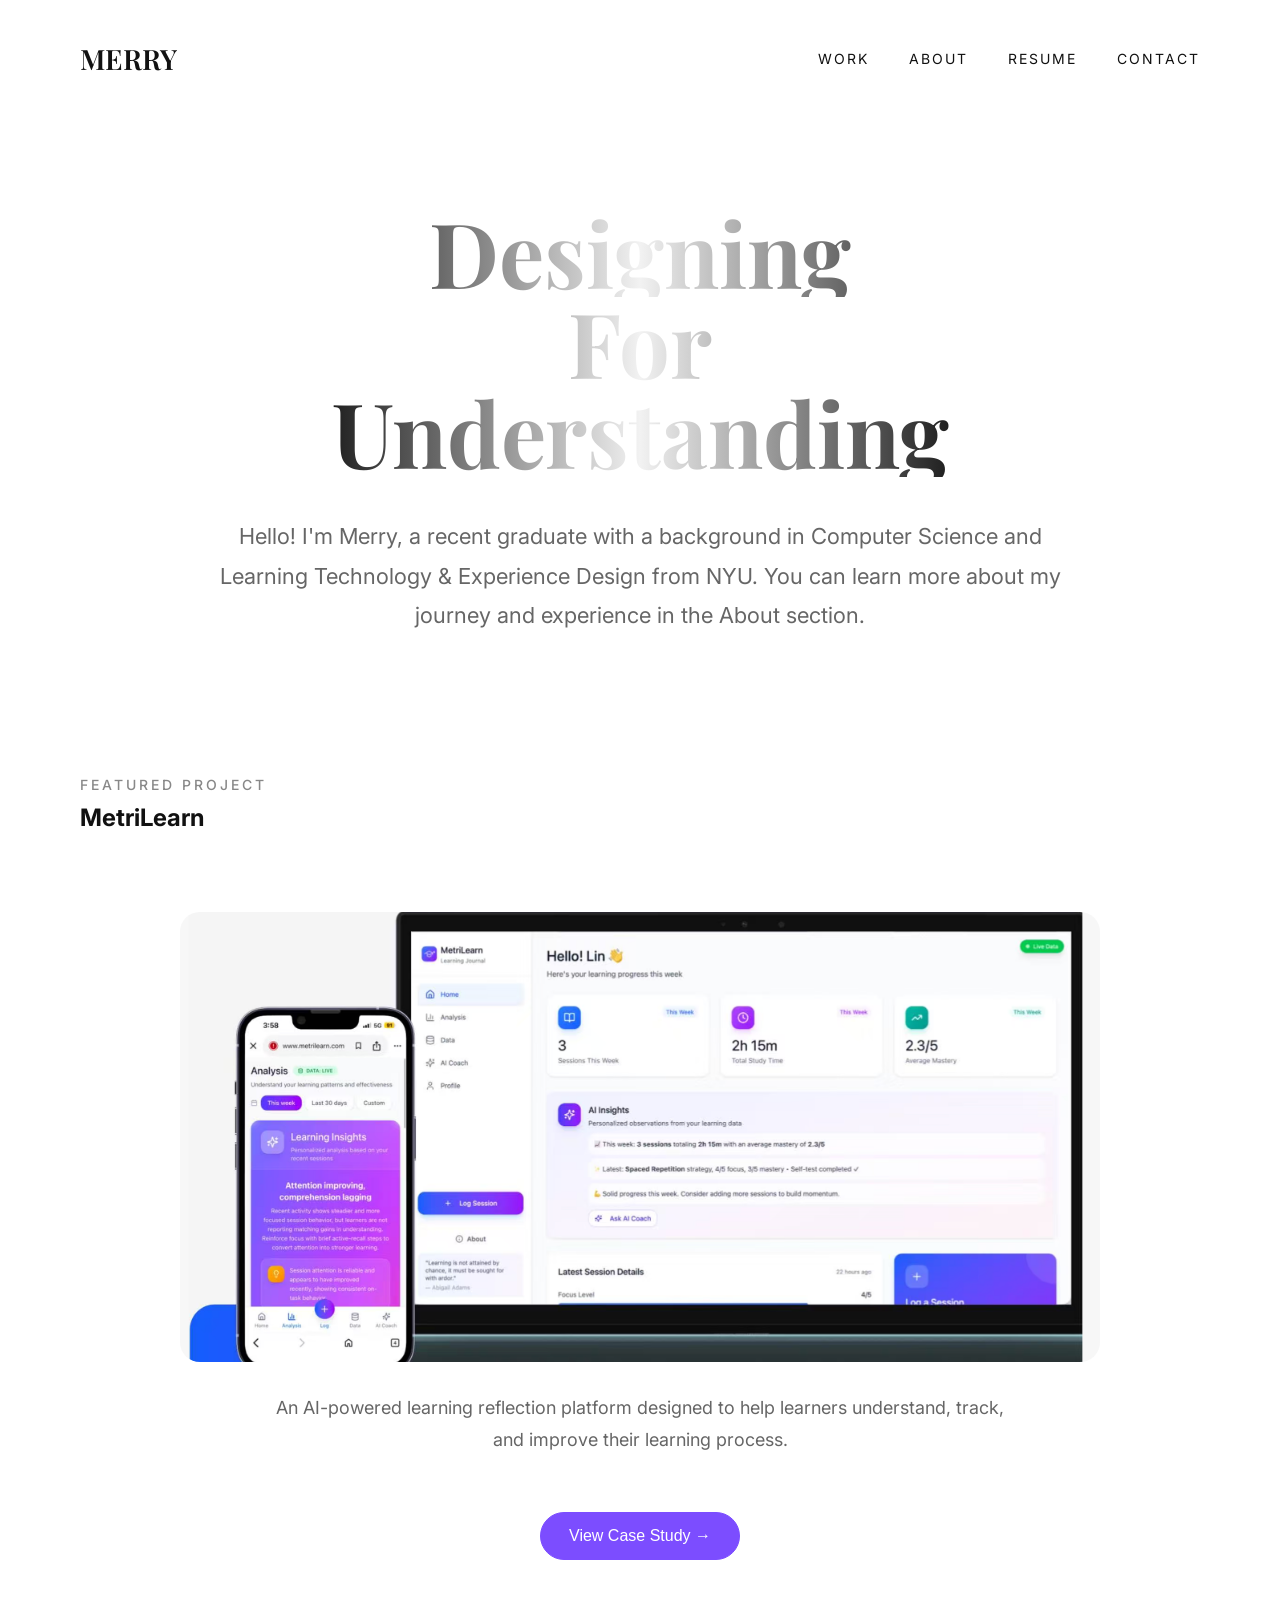
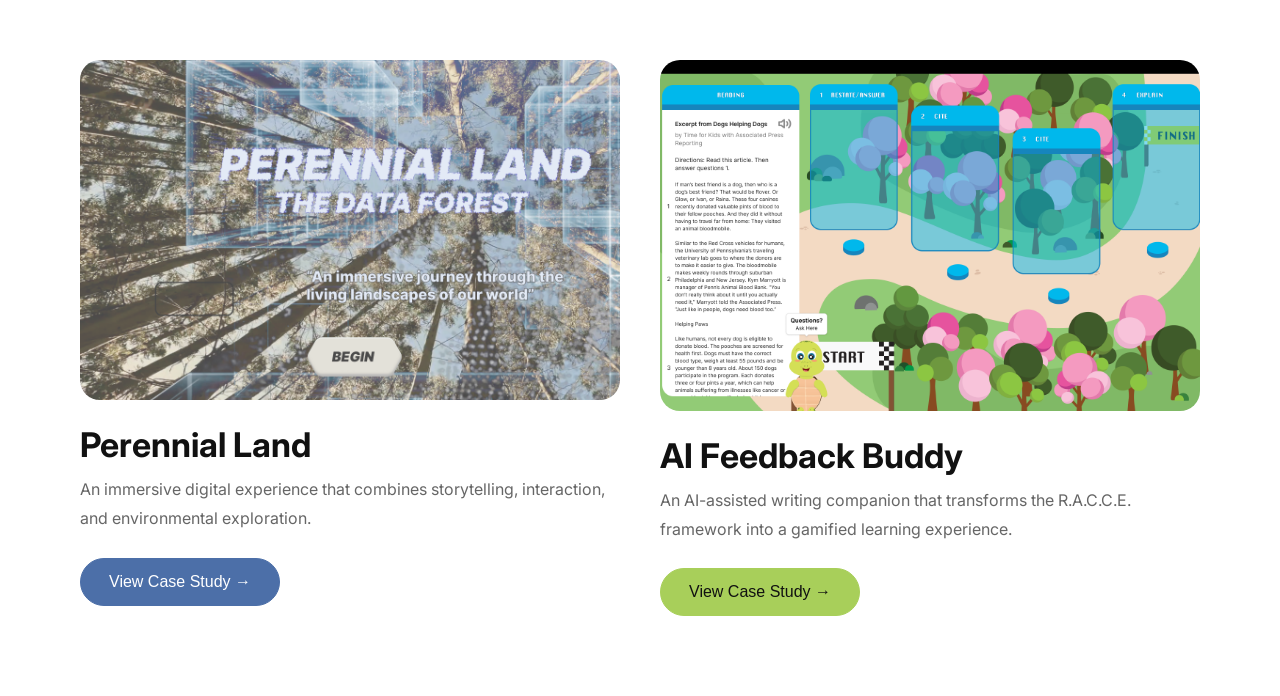
<file: index.html>
<!DOCTYPE html>
<html lang="en">
<head>
<meta charset="UTF-8">
<meta name="viewport" content="width=device-width, initial-scale=1.0">
<title>Merry Portfolio</title>

<link rel="stylesheet" href="style.css">

<link rel="preconnect" href="https://fonts.googleapis.com">
<link rel="preconnect" href="https://fonts.gstatic.com" crossorigin>

<link href="https://fonts.googleapis.com/css2?family=Playfair+Display:wght@400;500;600;700&family=Inter:wght@300;400;500;600;700&display=swap" rel="stylesheet">

</head>

<body>

<div class="container">

<nav>

<div class="logo">
MERRY
</div>

<div class="nav-links">
<a href="index.html">WORK</a>
<a href="about.html">ABOUT</a>
<a href="resume.html">RESUME</a>
<a href="contact.html">CONTACT</a>
</div>

</nav>

<section class="hero">

<h1 class="hero-title">
    <span class="shine">Designing</span>
    <span class="shine">For</span>
     <span class="shine">Understanding</span>
</h1>

<p>
Hello! I'm Merry, a recent graduate with a background in Computer Science and Learning Technology & Experience Design from NYU. You can learn more about my journey and experience in the About section.
</p>

</section>
<p class="section-label">FEATURED PROJECT</p>

<h2>MetriLearn</h2>
<div class="featured-project">

    <a href="metrilearn.html" class="project-image-link">
        <div class="project-image">
            <img src="images/metrilearn.png" alt="MetriLearn">
        </div>
    </a>

    <p class="project-description">
        An AI-powered learning reflection platform designed to help learners understand, track, and improve their learning process.
    </p>

   <div class="featured-button">
    <button class="metri-btn"
            onclick="window.location.href='metrilearn.html'">
        View Case Study →
    </button>
</div>

</div>

</section>

<section class="bottom-projects">

    <!-- Perennial Land -->
    <div class="card project-card">

        <a href="perennialland.html" class="project-image-link">
            <img src="images/perennial.png" alt="Perennial Land">
        </a>

        <h3>Perennial Land</h3>

        <p>
            An immersive digital experience that combines storytelling, interaction, and environmental exploration.
        </p>

     <button class="perennial-btn"
        onclick="window.location.href='perennialland.html'">
    View Case Study →
</button>

    </div>

    <!-- AI Feedback Buddy -->
    <div class="card project-card">

        <a href="aifeedbackbuddy.html" class="project-image-link">
            <img src="images/ai.png" alt="AI Feedback Buddy">
        </a>

        <h3>AI Feedback Buddy</h3>

        <p>
            An AI-assisted writing companion that transforms the R.A.C.C.E. framework into a gamified learning experience.
        </p>

       <button class="feedback-btn"
        onclick="window.location.href='aifeedbackbuddy.html'">
    View Case Study →
</button>

    </div>

</section>

</div>

</body>
</html>
</file>
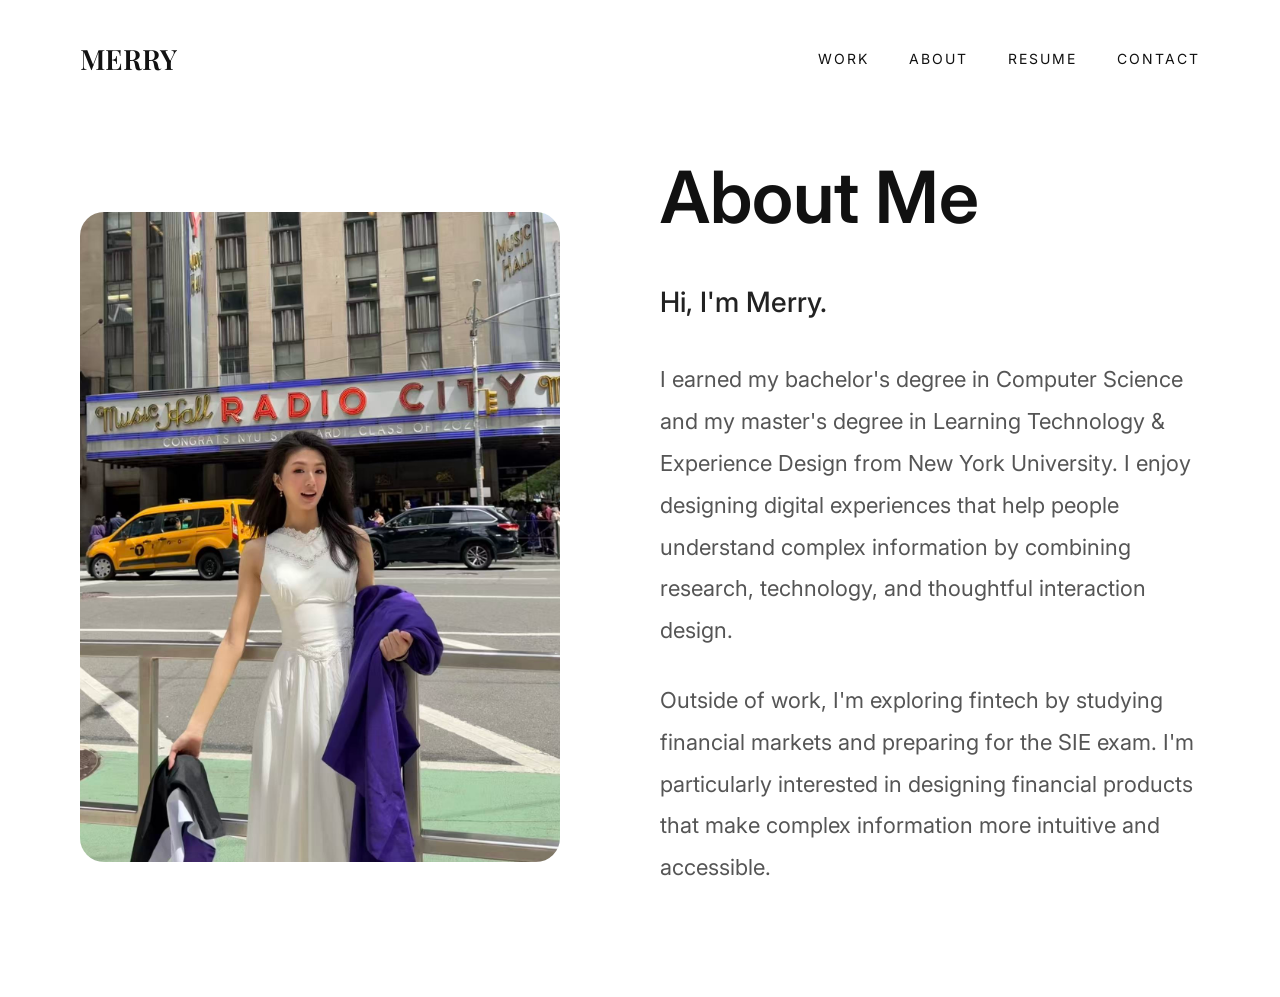
<file: about.html>
<!DOCTYPE html>
<html lang="en">

<head>
    <meta charset="UTF-8">
    <meta name="viewport" content="width=device-width, initial-scale=1.0">
    <title>About | Merry</title>

    <link rel="stylesheet" href="style.css">

    <link rel="preconnect" href="https://fonts.googleapis.com">
<link rel="preconnect" href="https://fonts.gstatic.com" crossorigin>

<link href="https://fonts.googleapis.com/css2?family=Playfair+Display:wght@400;500;600;700&family=Inter:wght@300;400;500;600;700&display=swap" rel="stylesheet">
</head>

<body>

<div class="container">

    <nav>

        <div class="logo">
            MERRY
        </div>

        <div class="nav-links">
            <a href="index.html">WORK</a>
            <a href="about.html">ABOUT</a>
            <a href="resume.html">RESUME</a>
            <a href="contact.html">CONTACT</a>
        </div>

    </nav>

    <section class="about">

        <div class="about-image">
            <img src="images/profile.jpg" alt="Merry">
        </div>
        
<div class="about-text">

    <h1>About Me</h1>

    <p>
        Hi, I'm Merry.
    </p>

    <p>
        I earned my bachelor's degree in Computer Science and my master's degree in Learning Technology & Experience Design from New York University. I enjoy designing digital experiences that help people understand complex information by combining research, technology, and thoughtful interaction design.
    </p>

    <p>
        Outside of work, I'm exploring fintech by studying financial markets and preparing for the SIE exam. I'm particularly interested in designing financial products that make complex information more intuitive and accessible.
    </p>

</div>

    </section>

</div>

</body>

</html>
</file>
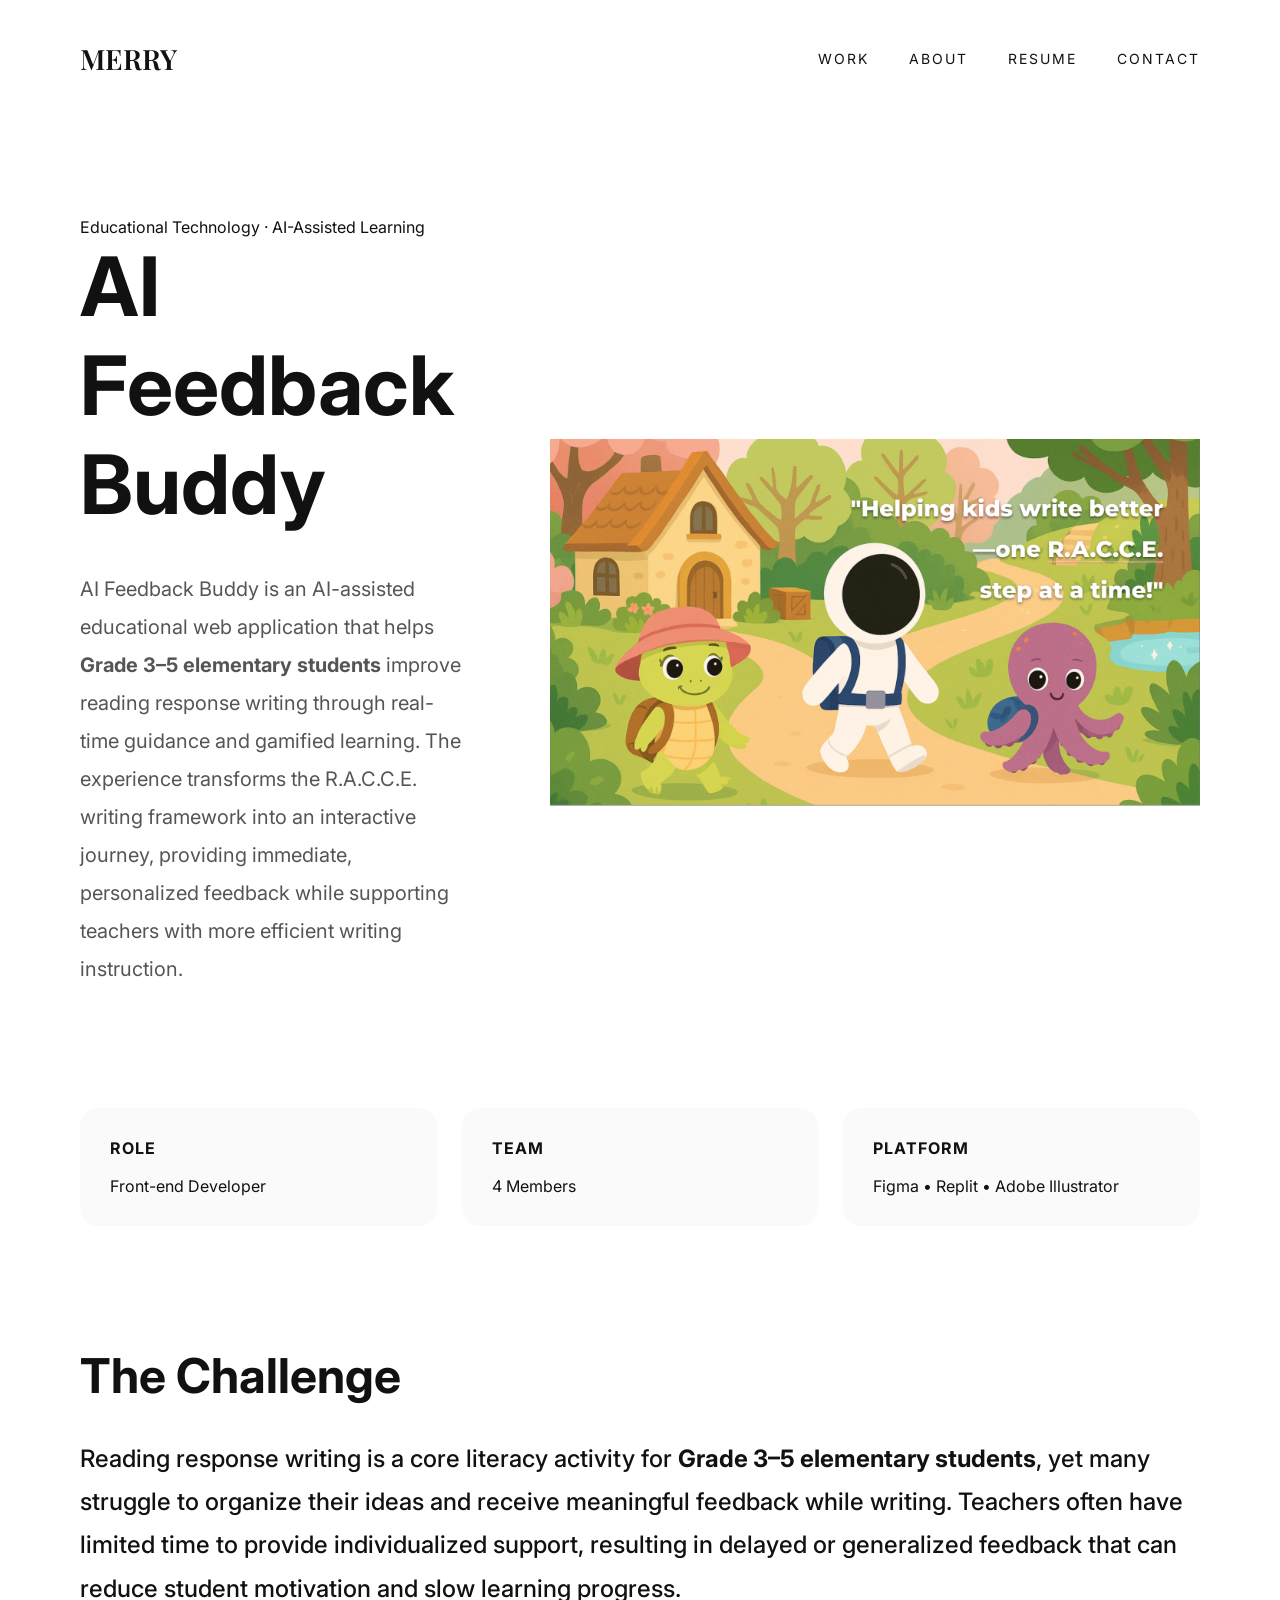
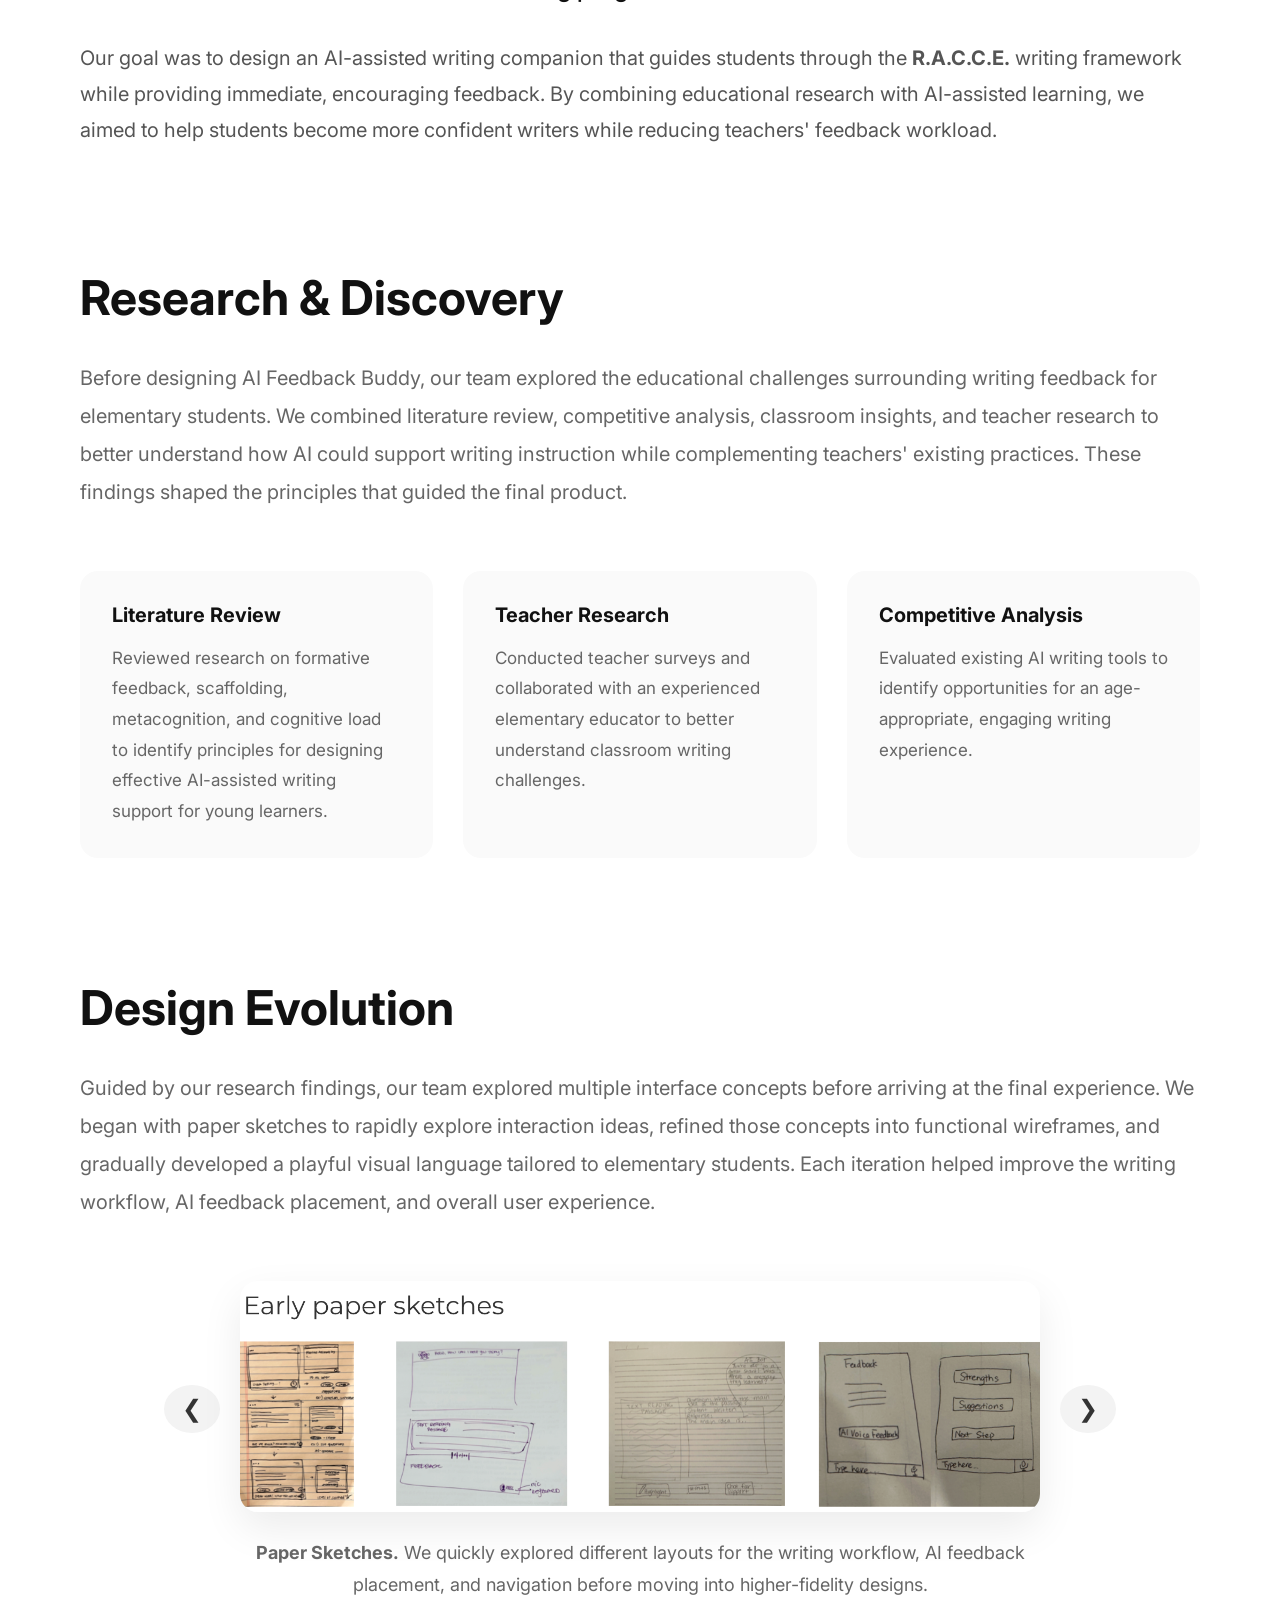
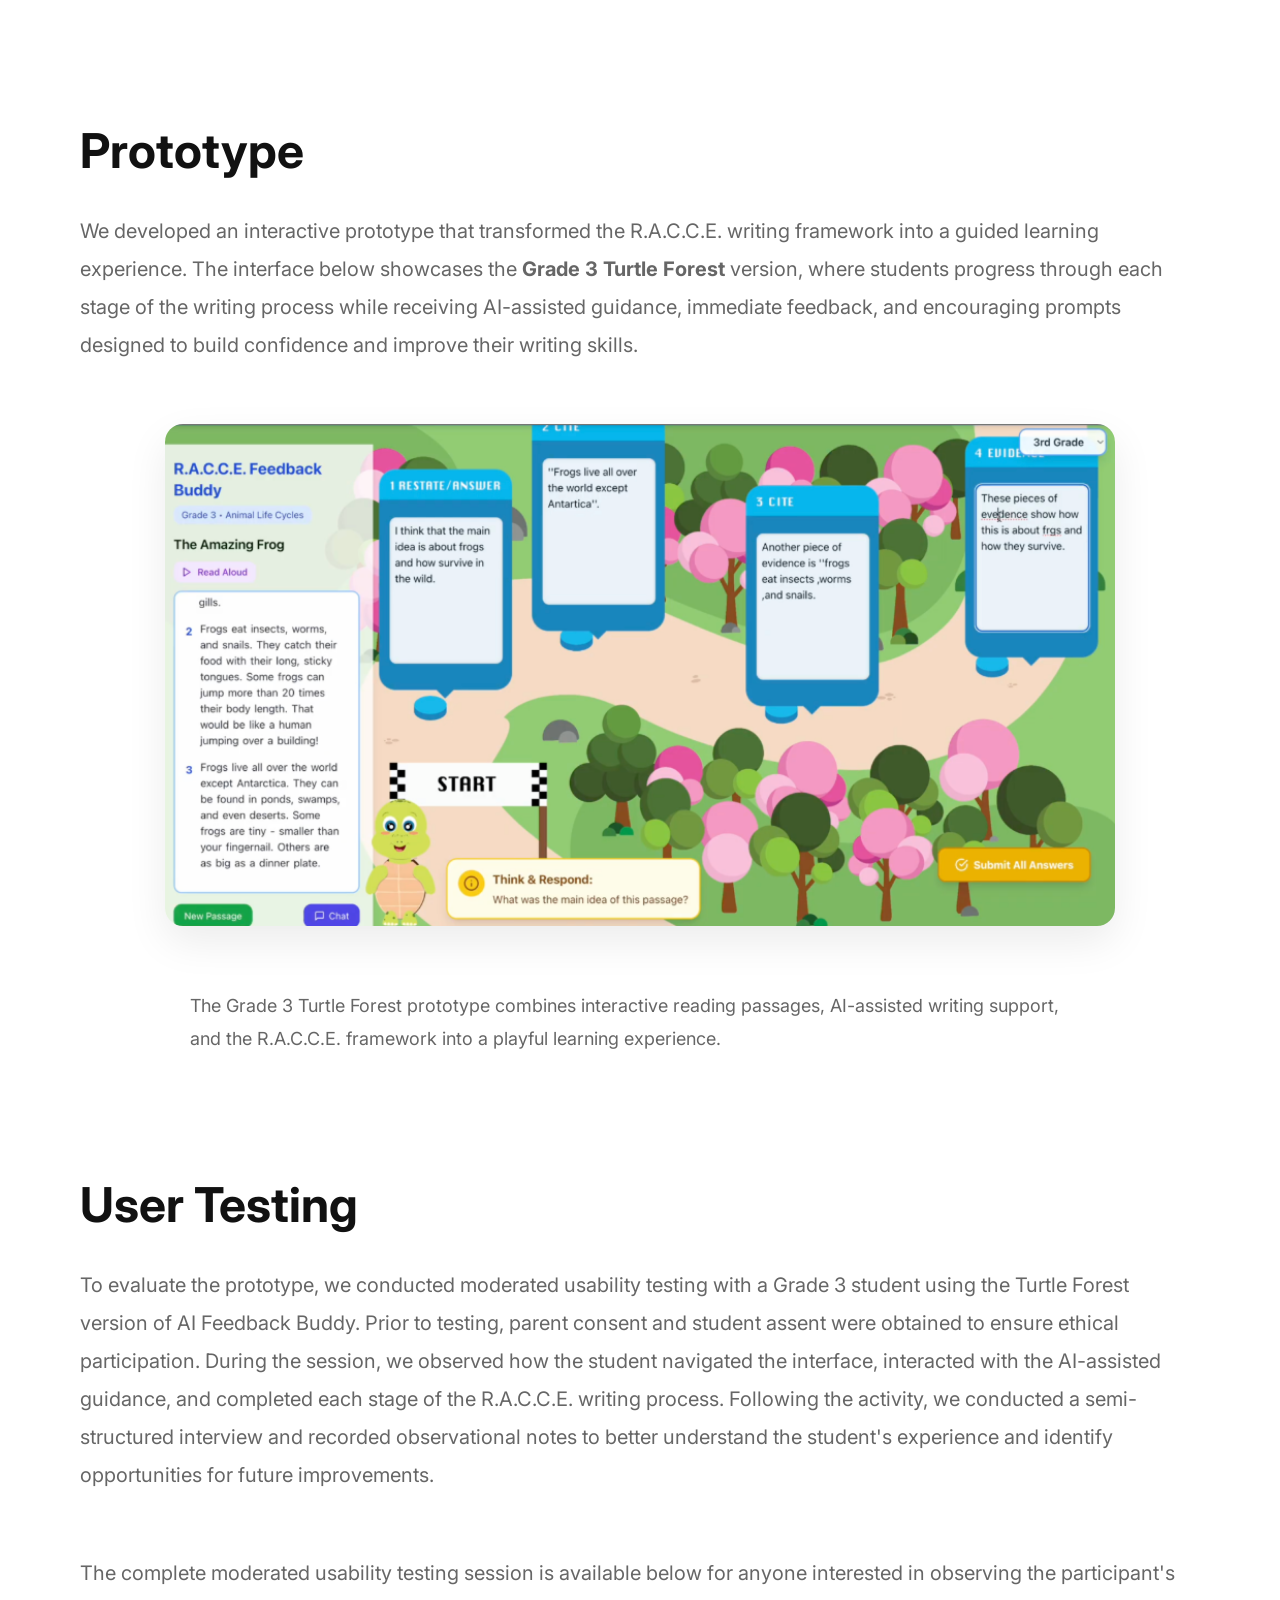
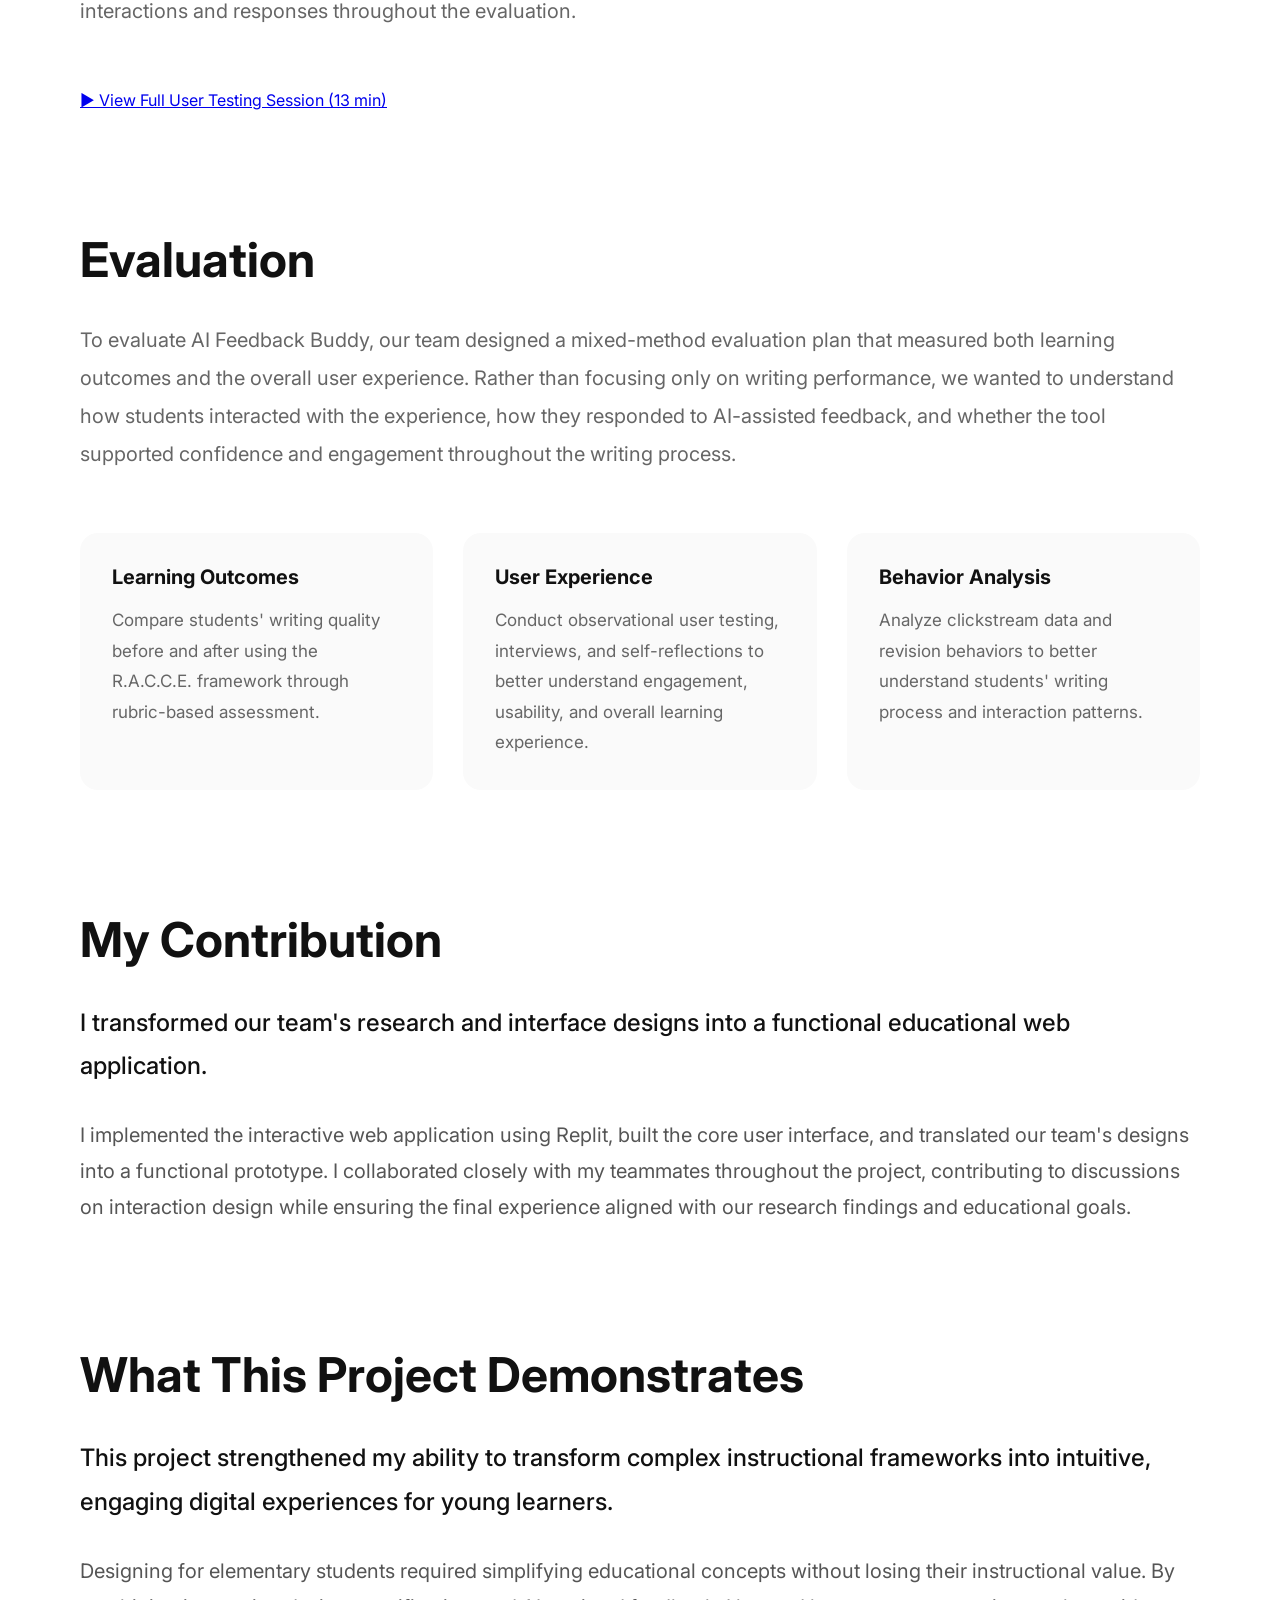
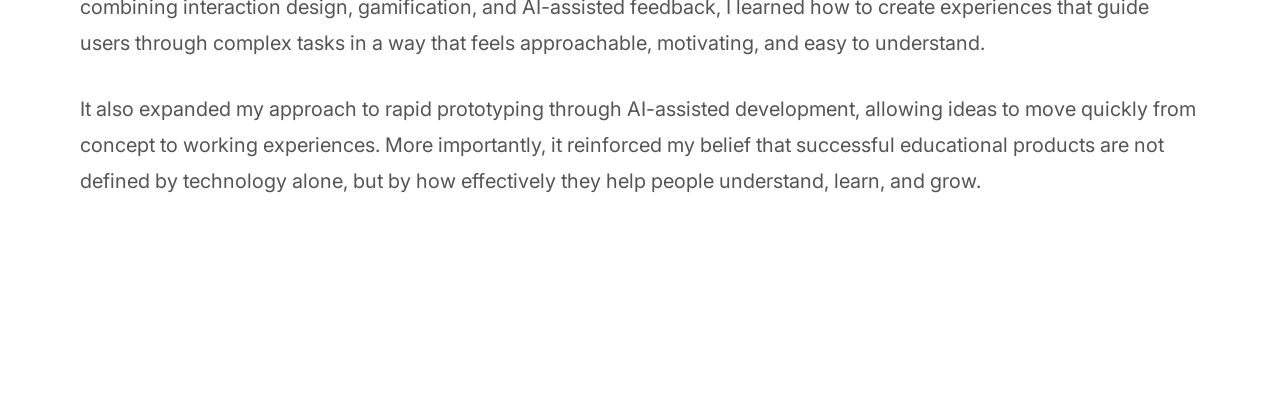
<file: aifeedbackbuddy.html>
<!DOCTYPE html>
<html lang="en">

<head>

    <meta charset="UTF-8">
    <meta name="viewport" content="width=device-width, initial-scale=1.0">

    <title>AI Feedback Buddy | Merry</title>

    <link rel="stylesheet" href="style.css">

    <link rel="preconnect" href="https://fonts.googleapis.com">
    <link rel="preconnect" href="https://fonts.gstatic.com" crossorigin>

    <link href="https://fonts.googleapis.com/css2?family=Playfair+Display:wght@400;500;600;700&family=Inter:wght@300;400;500;600;700&display=swap" rel="stylesheet">

</head>

<body>

<div class="container">

<nav>

    <div class="logo">
        MERRY
    </div>

    <div class="nav-links">
        <a href="index.html">WORK</a>
        <a href="about.html">ABOUT</a>
        <a href="resume.html">RESUME</a>
        <a href="contact.html">CONTACT</a>
    </div>

</nav>


<main class="case-study">


<!-- ===================== -->
<!-- Hero -->
<!-- ===================== -->

<section class="project-intro">

    <div class="intro-content">

        <p class="project-tag">
            Educational Technology · AI-Assisted Learning
        </p>

        <h1>AI Feedback Buddy</h1>

        <p class="case-description">

               AI Feedback Buddy is an AI-assisted educational web application that helps <strong>Grade 3–5 elementary students</strong> improve reading response writing through real-time guidance and gamified learning. The experience transforms the R.A.C.C.E. writing framework into an interactive journey, providing immediate, personalized feedback while supporting teachers with more efficient writing instruction.
        </p>

    </div>

<div class="case-image feedbackbuddy-image">
    <img src="images/aifeedbackbuddyhero.png"
         class="feedbackbuddy-hero"
         alt="AI Feedback Buddy Hero">

</div>

</section>



<!-- ===================== -->
<!-- Project Overview -->
<!-- ===================== -->

<section class="project-overview">

    <div class="overview-card">

        <h3>Role</h3>

        <p>Front-end Developer</p>

    </div>

    <div class="overview-card">

        <h3>Team</h3>

        <p>4 Members</p>

    </div>

    <div class="overview-card">

        <h3>Platform</h3>

        <p>Figma • Replit • Adobe Illustrator</p>

    </div>

</section>



<!-- ===================== -->
<!-- Challenge -->
<!-- ===================== -->

<section class="challenge">

    <h2>The Challenge</h2>

    <p class="challenge-lead">

        Reading response writing is a core literacy activity for <strong>Grade 3–5 elementary students</strong>, yet many struggle to organize their ideas and receive meaningful feedback while writing. Teachers often have limited time to provide individualized support, resulting in delayed or generalized feedback that can reduce student motivation and slow learning progress.

    </p>

    <p class="project-text">

        Our goal was to design an AI-assisted writing companion that guides students through the <strong>R.A.C.C.E.</strong> writing framework while providing immediate, encouraging feedback. By combining educational research with AI-assisted learning, we aimed to help students become more confident writers while reducing teachers' feedback workload.

    </p>

</section>
<!-- ===================== -->
<!-- Research & Discovery -->
<!-- ===================== -->

<section class="research">

    <h2>Research & Discovery</h2>

    <p class="project-text">

        Before designing AI Feedback Buddy, our team explored the educational challenges surrounding writing feedback for elementary students. We combined literature review, competitive analysis, classroom insights, and teacher research to better understand how AI could support writing instruction while complementing teachers' existing practices. These findings shaped the principles that guided the final product.

    </p>

    <div class="research-methods">

        <div class="method-card">

            <h3>Literature Review</h3>

            <p>
            Reviewed research on formative feedback, scaffolding, metacognition, and cognitive load to identify principles for designing effective AI-assisted writing support for young learners.
            </p>

        </div>

        <div class="method-card">

            <h3>Teacher Research</h3>

            <p>
                Conducted teacher surveys and collaborated with an experienced elementary educator to better understand classroom writing challenges.
            </p>

        </div>

        <div class="method-card">

            <h3>Competitive Analysis</h3>

            <p>
                Evaluated existing AI writing tools to identify opportunities for an age-appropriate, engaging writing experience.
            </p>

        </div>

    </div>

</section>

<!-- ===================== -->
<!-- Design Evolution -->
<!-- ===================== -->

<section class="research">

    <h2>Design Evolution</h2>

    <p class="project-text">

        Guided by our research findings, our team explored multiple interface concepts before arriving at the final experience. We began with paper sketches to rapidly explore interaction ideas, refined those concepts into functional wireframes, and gradually developed a playful visual language tailored to elementary students. Each iteration helped improve the writing workflow, AI feedback placement, and overall user experience.

    </p>

    <!-- ===== Design Carousel ===== -->

   <div class="design-carousel">

    <button class="carousel-btn prev">&#10094;</button>

 <img id="designCarouselImage"
     class="carousel-image"
     src="images/sketches.png"
     alt="Design Evolution">

    <button class="carousel-btn next">&#10095;</button>

</div>

<p id="carouselCaption" class="research-caption">

    <strong>Paper Sketches.</strong> We quickly explored different layouts for the writing workflow, AI feedback placement, and navigation before moving into higher-fidelity designs.

</p>


</section>



<!-- ===================== -->
<!-- Prototype -->
<!-- ===================== -->

<section class="final-solution">

    <h2>Prototype</h2>

    <p class="project-text">

        We developed an interactive prototype that transformed the R.A.C.C.E. writing framework into a guided learning experience. The interface below showcases the <strong>Grade 3 Turtle Forest</strong> version, where students progress through each stage of the writing process while receiving AI-assisted guidance, immediate feedback, and encouraging prompts designed to build confidence and improve their writing skills.

    </p>

    <div class="design-image-wrapper">

        <img src="images/finalinterface.png"
             class="design-image"
             alt="Grade 3 Prototype">

    </div>

    <p class="research-caption">

        The Grade 3 Turtle Forest prototype combines interactive reading passages, AI-assisted writing support, and the R.A.C.C.E. framework into a playful learning experience.

    </p>

</section>



<!-- ===================== -->
<!-- User Testing -->
<!-- ===================== -->

<section class="research">

    <h2>User Testing</h2>

    <p class="project-text">

        To evaluate the prototype, we conducted moderated usability testing with a Grade 3 student using the Turtle Forest version of AI Feedback Buddy. Prior to testing, parent consent and student assent were obtained to ensure ethical participation. During the session, we observed how the student navigated the interface, interacted with the AI-assisted guidance, and completed each stage of the R.A.C.C.E. writing process. Following the activity, we conducted a semi-structured interview and recorded observational notes to better understand the student's experience and identify opportunities for future improvements.

    </p>

<p class="project-text">
    The complete moderated usability testing session is available below for anyone interested in observing the participant's interactions and responses throughout the evaluation.
</p>
<a href="https://drive.google.com/file/d/1xkYlhhlUh1sz5KC8BQqDWJmCJwX0Ujm3/view?usp=sharing"
   target="_blank"
   rel="noopener noreferrer"
   class="video-btn">
    ▶ View Full User Testing Session (13 min)
</a>

</section>
<!-- ===================== -->
<!-- Evaluation -->
<!-- ===================== -->

<section class="research">

    <h2>Evaluation</h2>

    <p class="project-text">

        To evaluate AI Feedback Buddy, our team designed a mixed-method evaluation plan that measured both learning outcomes and the overall user experience. Rather than focusing only on writing performance, we wanted to understand how students interacted with the experience, how they responded to AI-assisted feedback, and whether the tool supported confidence and engagement throughout the writing process.

    </p>

    <div class="research-methods">

        <div class="method-card">

            <h3>Learning Outcomes</h3>

            <p>
                Compare students' writing quality before and after using the R.A.C.C.E. framework through rubric-based assessment.
            </p>

        </div>

        <div class="method-card">

            <h3>User Experience</h3>

            <p>
                Conduct observational user testing, interviews, and self-reflections to better understand engagement, usability, and overall learning experience.
            </p>

        </div>

        <div class="method-card">

            <h3>Behavior Analysis</h3>

            <p>
                Analyze clickstream data and revision behaviors to better understand students' writing process and interaction patterns.
            </p>

        </div>

    </div>

</section>



<!-- ===================== -->
<!-- My Contribution -->
<!-- ===================== -->

<section class="challenge">

    <h2>My Contribution</h2>

    <p class="challenge-lead">

       I transformed our team's research and interface designs into a functional educational web application.

    </p>

    <p class="project-text">

        I implemented the interactive web application using Replit, built the core user interface, and translated our team's designs into a functional prototype. I collaborated closely with my teammates throughout the project, contributing to discussions on interaction design while ensuring the final experience aligned with our research findings and educational goals.

    </p>

</section>



<!-- ===================== -->
<!-- What This Project Demonstrates -->
<!-- ===================== -->

<section class="challenge">

    <h2>What This Project Demonstrates</h2>

    <p class="challenge-lead">
        This project strengthened my ability to transform complex instructional frameworks into intuitive, engaging digital experiences for young learners.
    </p>

    <p class="project-text">
        Designing for elementary students required simplifying educational concepts without losing their instructional value. By combining interaction design, gamification, and AI-assisted feedback, I learned how to create experiences that guide users through complex tasks in a way that feels approachable, motivating, and easy to understand.
    </p>

    <p class="project-text">
        It also expanded my approach to rapid prototyping through AI-assisted development, allowing ideas to move quickly from concept to working experiences. More importantly, it reinforced my belief that successful educational products are not defined by technology alone, but by how effectively they help people understand, learn, and grow.
    </p>

</section>

</section>

</main>

</div>
<script>

const images = [
    "images/sketches.png",
    "images/wireframes.png",
    "images/gamified.png"
];

const captions = [

    "<strong>Paper Sketches:</strong> We explored different layouts for the writing workflow, AI feedback placement, and navigation before moving into higher-fidelity designs.",

    "<strong>Functional Wireframes:</strong> The sketches were refined into interactive wireframes to improve the writing workflow, interface hierarchy, and AI-assisted feedback experience.",

    "<strong>Gamified Visual Design:</strong> We developed three themed learning environments for Grades 3–5 while preserving the same R.A.C.C.E. writing workflow and learning objectives."

];

let current = 0;

const image = document.getElementById("designCarouselImage");
const caption = document.getElementById("carouselCaption");

document.querySelector(".next").addEventListener("click", () => {

    current = (current + 1) % images.length;
    image.src = images[current];
    caption.innerHTML = captions[current];

});

document.querySelector(".prev").addEventListener("click", () => {

    current = (current - 1 + images.length) % images.length;
    image.src = images[current];
    caption.innerHTML = captions[current];

});

</script>
</body>

</html>
</file>
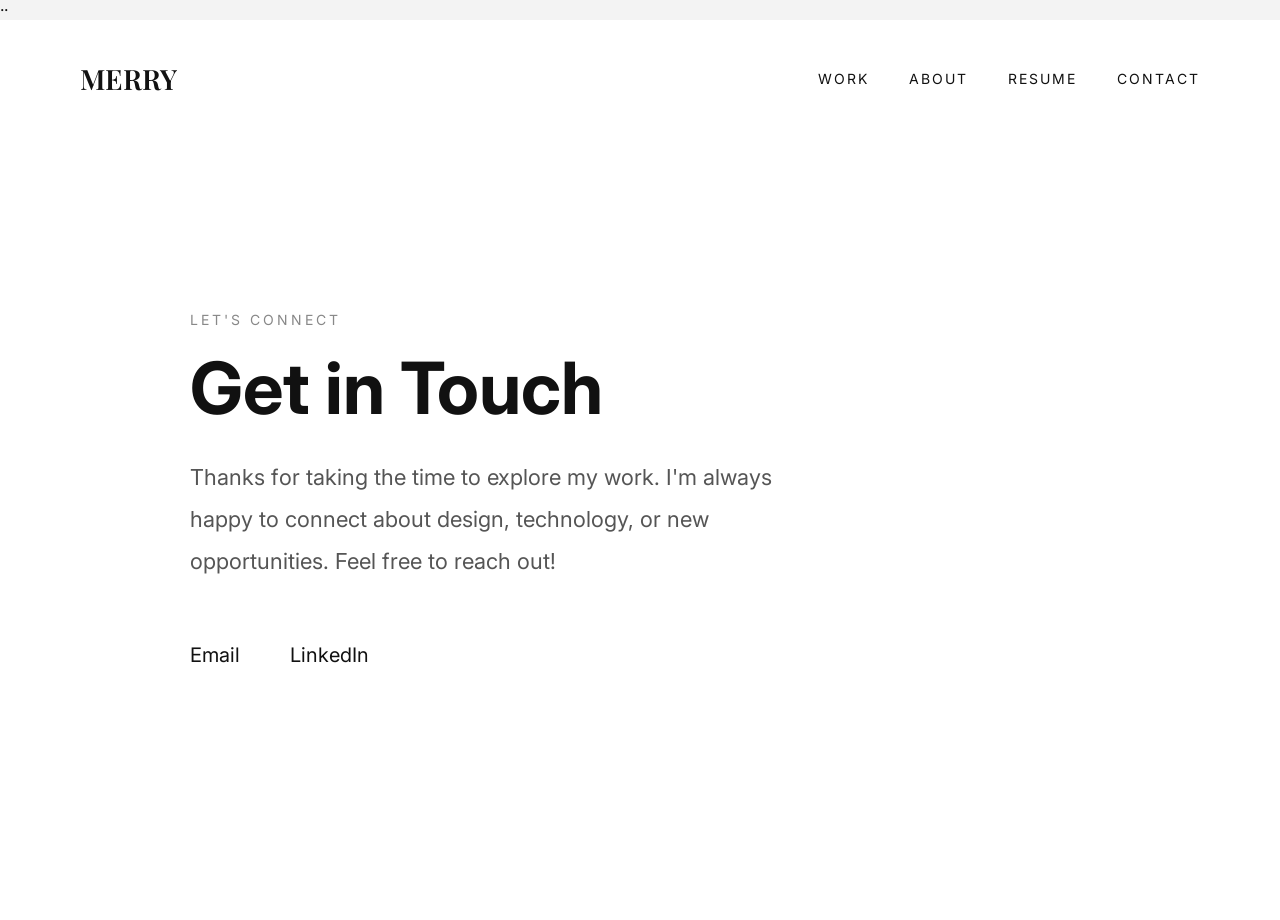
<file: contact.html>
<!DOCTYPE html>
<html lang="en">

<head>
    <meta charset="UTF-8">
    <meta name="viewport" content="width=device-width, initial-scale=1.0">

    <title>Contact | Merry</title>

    <link rel="stylesheet" href="style.css">

    <!-- Google Fonts -->
<link rel="preconnect" href="https://fonts.googleapis.com">
<link rel="preconnect" href="https://fonts.gstatic.com" crossorigin>
··
<link href="https://fonts.googleapis.com/css2?family=Playfair+Display:wght@400;500;600;700&family=Inter:wght@300;400;500;600;700&display=swap" rel="stylesheet">
</head>

<body>

<div class="container">

    <nav>

        <div class="logo">
            MERRY
        </div>

        <div class="nav-links">
            <a href="index.html">WORK</a>
            <a href="about.html">ABOUT</a>
            <a href="resume.html">RESUME</a>
            <a href="contact.html">CONTACT</a>
        </div>

    </nav>

    <section class="contact">

        <p class="contact-label">Let's Connect</p>

        <h1>Get in Touch</h1>

        <p class="contact-description">
            Thanks for taking the time to explore my work. I'm always happy to connect about design, technology, or new opportunities. Feel free to reach out!
        </p>

        <div class="contact-links">

            <a href="mailto:xc2081@nyu.edu">
                Email
            </a>

            <a href="https://www.linkedin.com/in/xiaoyan-c-5835031b6" target="_blank">
                LinkedIn
            </a>

        </div>

    </section>

</div>

</body>

</html>
</file>
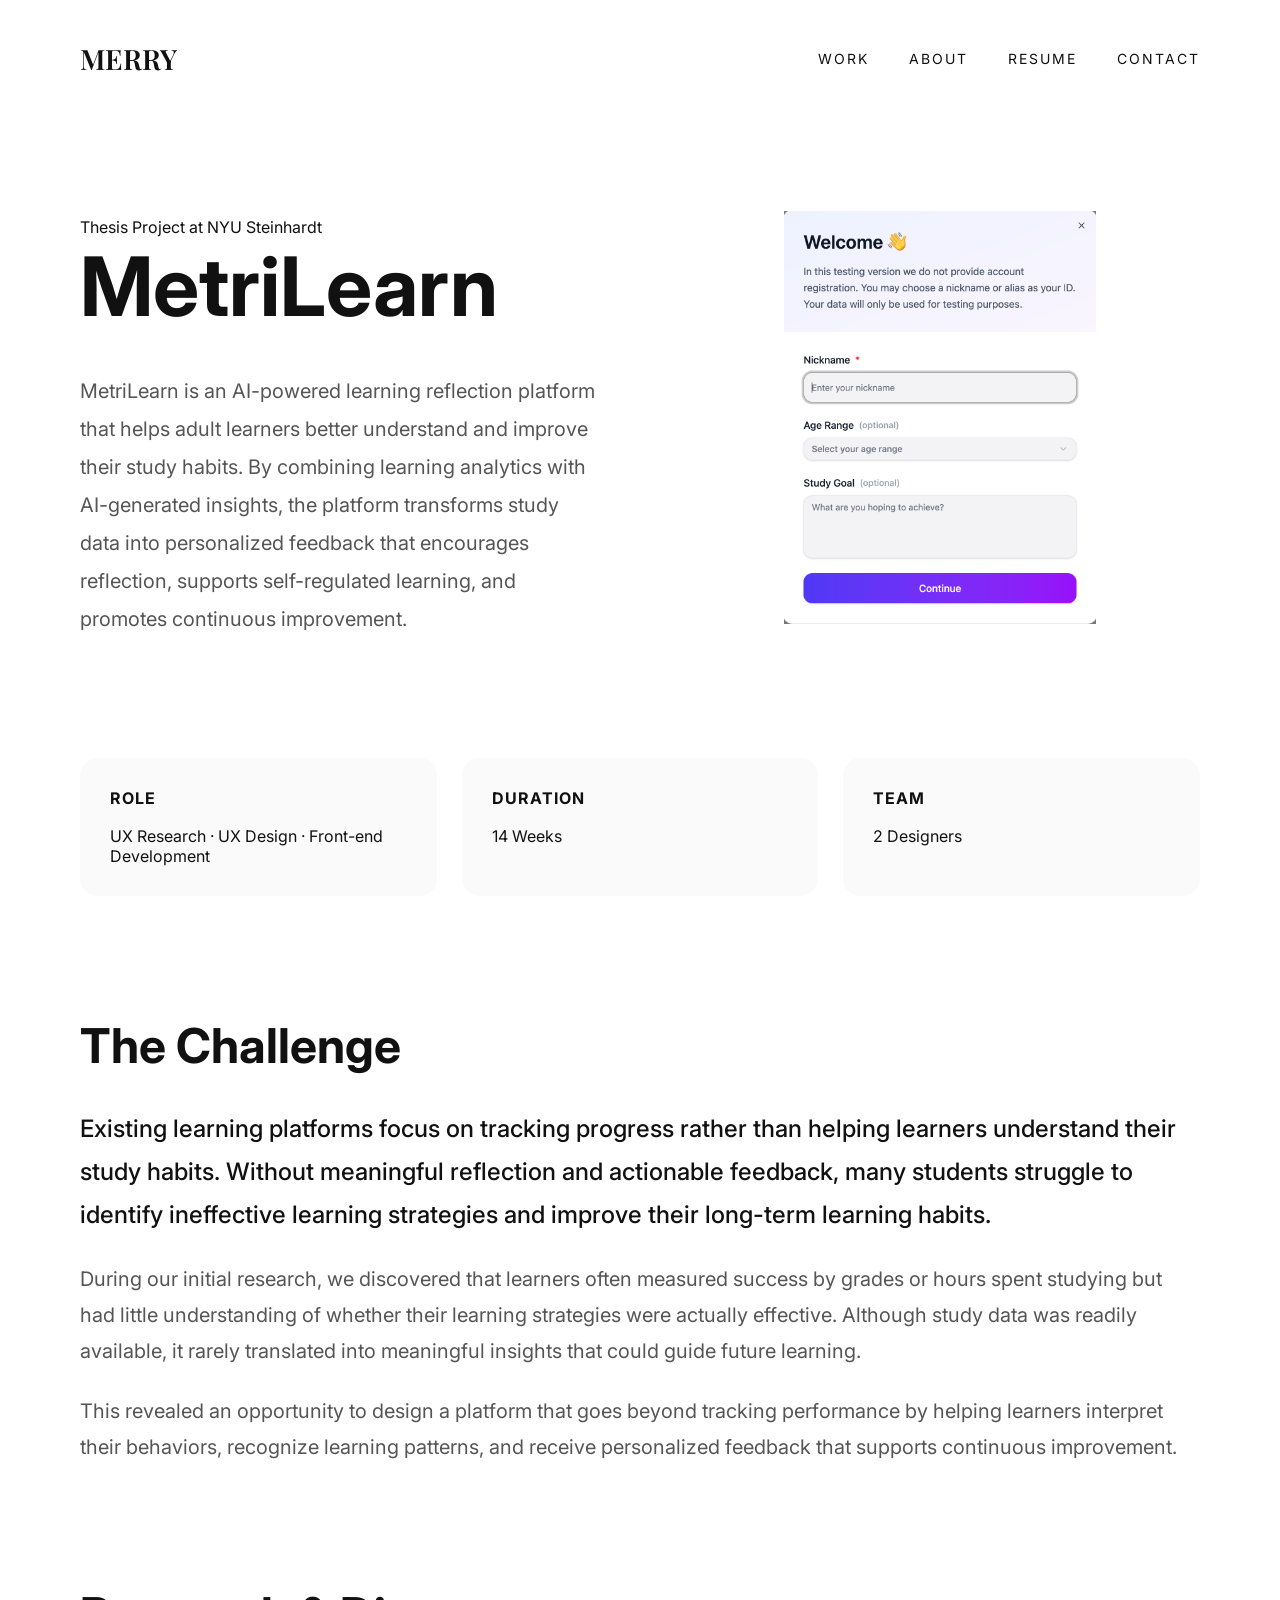
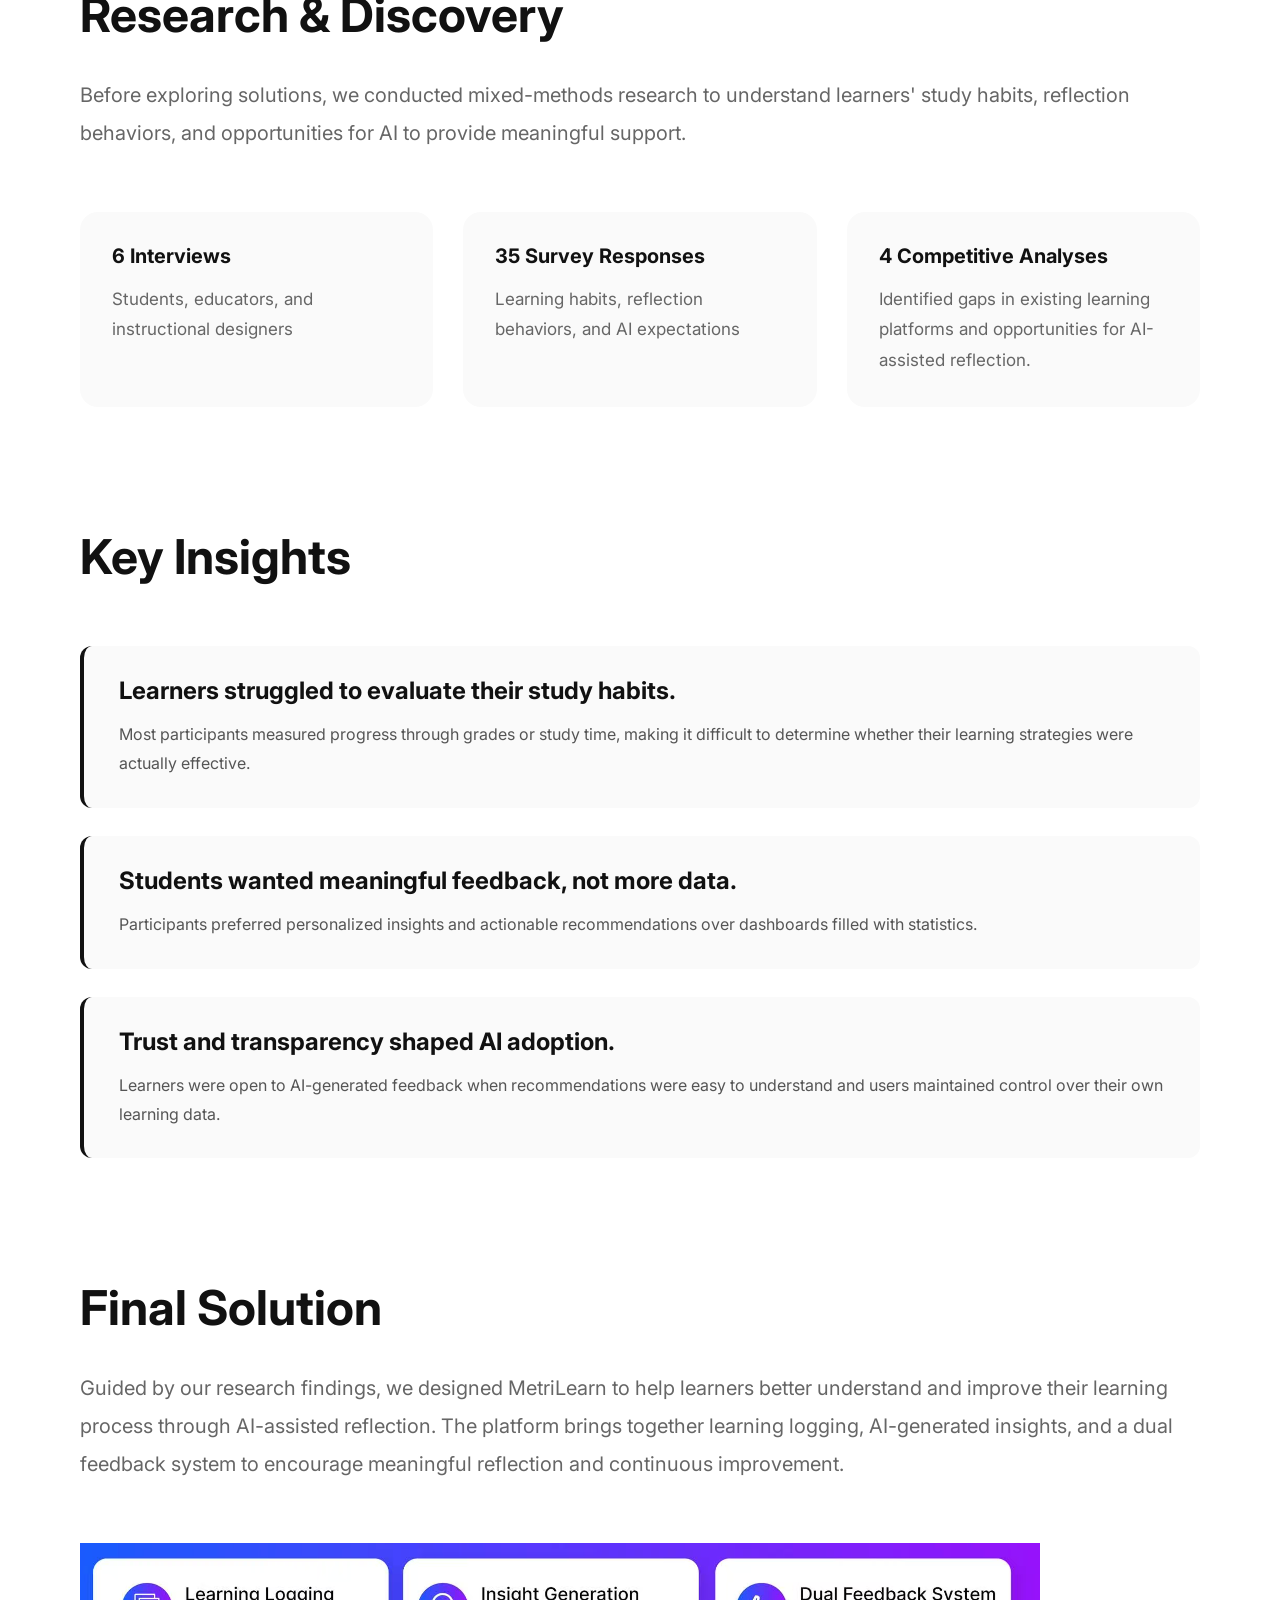
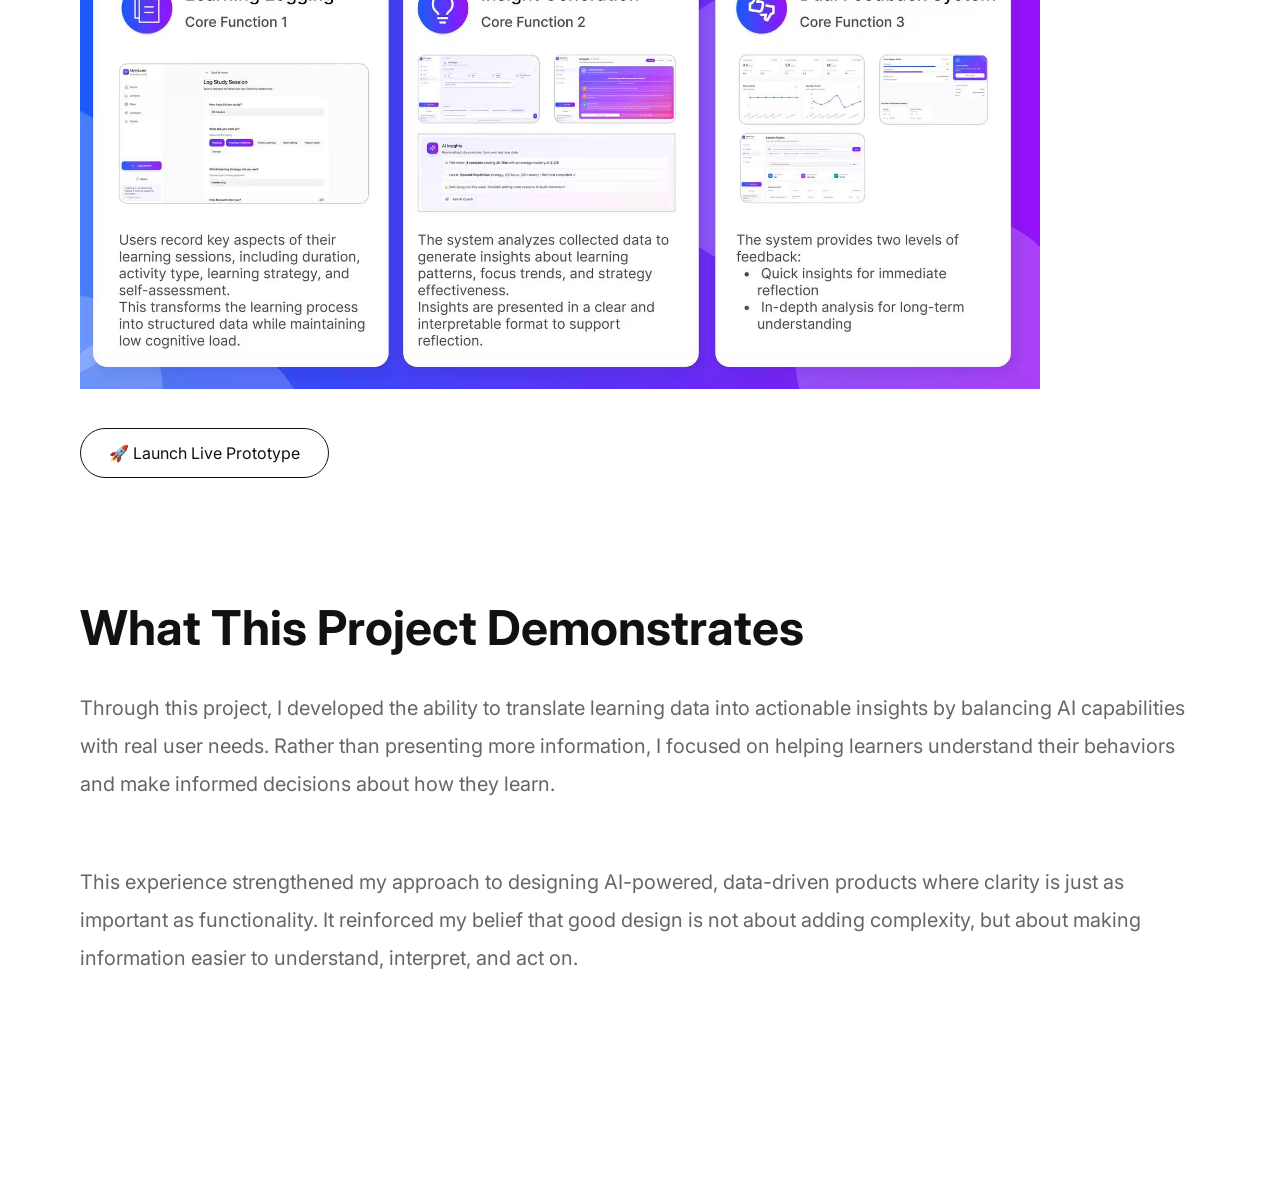
<file: metrilearn.html>
<!DOCTYPE html>
<html lang="en">

<head>
    <meta charset="UTF-8">
    <meta name="viewport" content="width=device-width, initial-scale=1.0">
    <title>MetriLearn | Merry</title>
    

    <link rel="stylesheet" href="style.css">

<link rel="preconnect" href="https://fonts.googleapis.com">
<link rel="preconnect" href="https://fonts.gstatic.com" crossorigin>

<link href="https://fonts.googleapis.com/css2?family=Playfair+Display:wght@400;500;600;700&family=Inter:wght@300;400;500;600;700&display=swap" rel="stylesheet">
</head>

<body>

    <div class="container">

        <nav>

            <div class="logo">
                MERRY
            </div>

            <div class="nav-links">
                <a href="index.html">WORK</a>
                <a href="about.html">ABOUT</a>
                <a href="resume.html">RESUME</a>
                <a href="contact.html">CONTACT</a>
            </div>

        </nav>

 <main class="case-study">

    <!-- ===================== -->
    <!-- Project Introduction -->
    <!-- ===================== -->

    <section class="project-intro">

        <div class="intro-content">

             <p class="project-tag">
            Thesis Project at NYU Steinhardt
        </p>

            <h1>MetriLearn</h1>

            <p class="case-description">
                MetriLearn is an AI-powered learning reflection platform that helps adult learners better understand and improve their study habits. By combining learning analytics with AI-generated insights, the platform transforms study data into personalized feedback that encourages reflection, supports self-regulated learning, and promotes continuous improvement.
            </p>
</div>
        <div class="case-image">
            <img src="images/metrilearncover.png" alt="MetriLearn Preview">
        </div>

    </section>



    <!-- ===================== -->
    <!-- Project Overview -->
    <!-- ===================== -->

    <section class="project-overview">

        <div class="overview-card">

            <h3>Role</h3>

           <p>UX Research · UX Design · Front-end Development</p>

        </div>

        <div class="overview-card">

            <h3>Duration</h3>

            <p>14 Weeks</p>

        </div>

        <div class="overview-card">

            <h3>Team</h3>

            <p>2 Designers</p>

        </div>

    </section>



    <!-- ===================== -->
    <!-- Challenge -->
    <!-- ===================== -->

    <section class="challenge">

        <h2>The Challenge</h2>

        <p class="challenge-lead">
            Existing learning platforms focus on tracking progress rather than helping learners understand their study habits. Without meaningful reflection and actionable feedback, many students struggle to identify ineffective learning strategies and improve their long-term learning habits.
        </p>

        <p>
            During our initial research, we discovered that learners often measured success by grades or hours spent studying but had little understanding of whether their learning strategies were actually effective. Although study data was readily available, it rarely translated into meaningful insights that could guide future learning.
        </p>

        <p>
            This revealed an opportunity to design a platform that goes beyond tracking performance by helping learners interpret their behaviors, recognize learning patterns, and receive personalized feedback that supports continuous improvement.
        </p>

    </section>



   
<!-- ===================== -->
<!-- Research -->
<!-- ===================== -->

<section class="research">

    <h2>Research & Discovery</h2>

    <p class="section-intro">
        Before exploring solutions, we conducted mixed-methods research to understand learners' study habits, reflection behaviors, and opportunities for AI to provide meaningful support.
    </p>

    <div class="research-methods">

        <div class="method-card">

            <h3>6 Interviews</h3>

            <p class="method-number">Students, educators, and instructional designers</p>

        </div>

        <div class="method-card">

            <h3>35 Survey Responses</h3>

            <p class="method-number">Learning habits, reflection behaviors, and AI expectations</p>

        </div>

        <div class="method-card">

            <h3>4 Competitive Analyses</h3>

            <p class="method-number">
                Identified gaps in existing learning platforms and opportunities for AI-assisted reflection.
            </p>

        </div>

    </div>

</section>

<!-- ===================== -->
<!-- Key Insights -->
<!-- ===================== -->

<section class="insights">

    <h2>Key Insights</h2>

    <div class="insight">

        <h3>Learners struggled to evaluate their study habits.</h3>

        <p>
            Most participants measured progress through grades or study time, making it difficult to determine whether their learning strategies were actually effective.
        </p>

    </div>

    <div class="insight">

        <h3>Students wanted meaningful feedback, not more data.</h3>

        <p>
            Participants preferred personalized insights and actionable recommendations over dashboards filled with statistics.
        </p>

    </div>

    <div class="insight">

        <h3>Trust and transparency shaped AI adoption.</h3>

        <p>
            Learners were open to AI-generated feedback when recommendations were easy to understand and users maintained control over their own learning data.
        </p>

    </div>

</section>


<!-- ===================== -->
<!-- Final Solution -->
<!-- ===================== -->

<section class="final-solution">

    <h2>Final Solution</h2>

    <p class="section-intro">
        Guided by our research findings, we designed MetriLearn to help learners better understand and improve their learning process through AI-assisted reflection. The platform brings together learning logging, AI-generated insights, and a dual feedback system to encourage meaningful reflection and continuous improvement.
    </p>

    <div class="final-image-wrapper">

        <img src="images/finalsolution.png"
             alt="MetriLearn Final Solution"
             class="final-image">

    </div>

    <a href="https://www.metrilearn.com"
       class="prototype-btn"
       target="_blank"
       rel="noopener noreferrer">
        🚀 Launch Live Prototype
    </a>
    
</section>
<!-- ===================== -->
<!-- Professional Takeaways -->
<!-- ===================== -->

<section class="takeaways">

    <h2>What This Project Demonstrates</h2>

    <p class="project-text">
        Through this project, I developed the ability to translate learning data into actionable insights by balancing AI capabilities with real user needs. Rather than presenting more information, I focused on helping learners understand their behaviors and make informed decisions about how they learn.
    </p>

    <p class="project-text">
        This experience strengthened my approach to designing AI-powered, data-driven products where clarity is just as important as functionality. It reinforced my belief that good design is not about adding complexity, but about making information easier to understand, interpret, and act on.
    </p>

</section>
</main>

 </div>

</body>

</html>
</file>
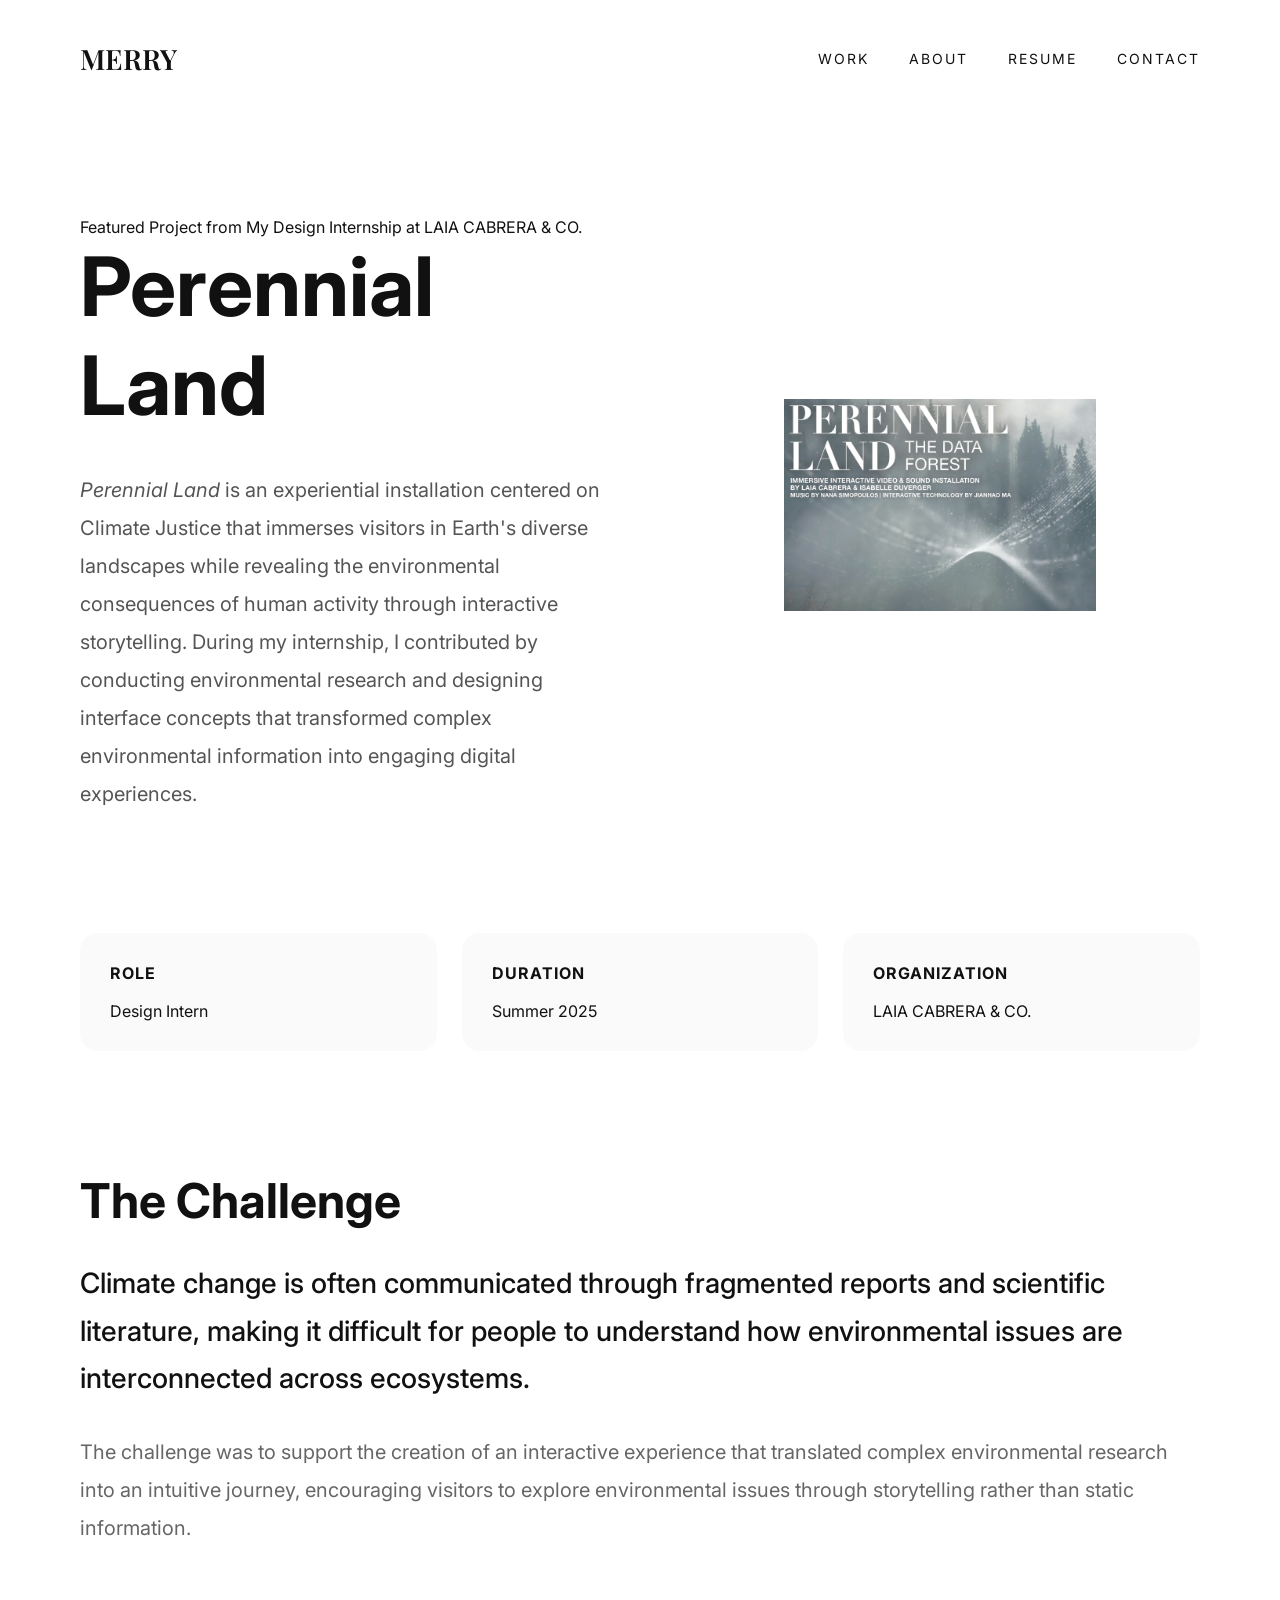
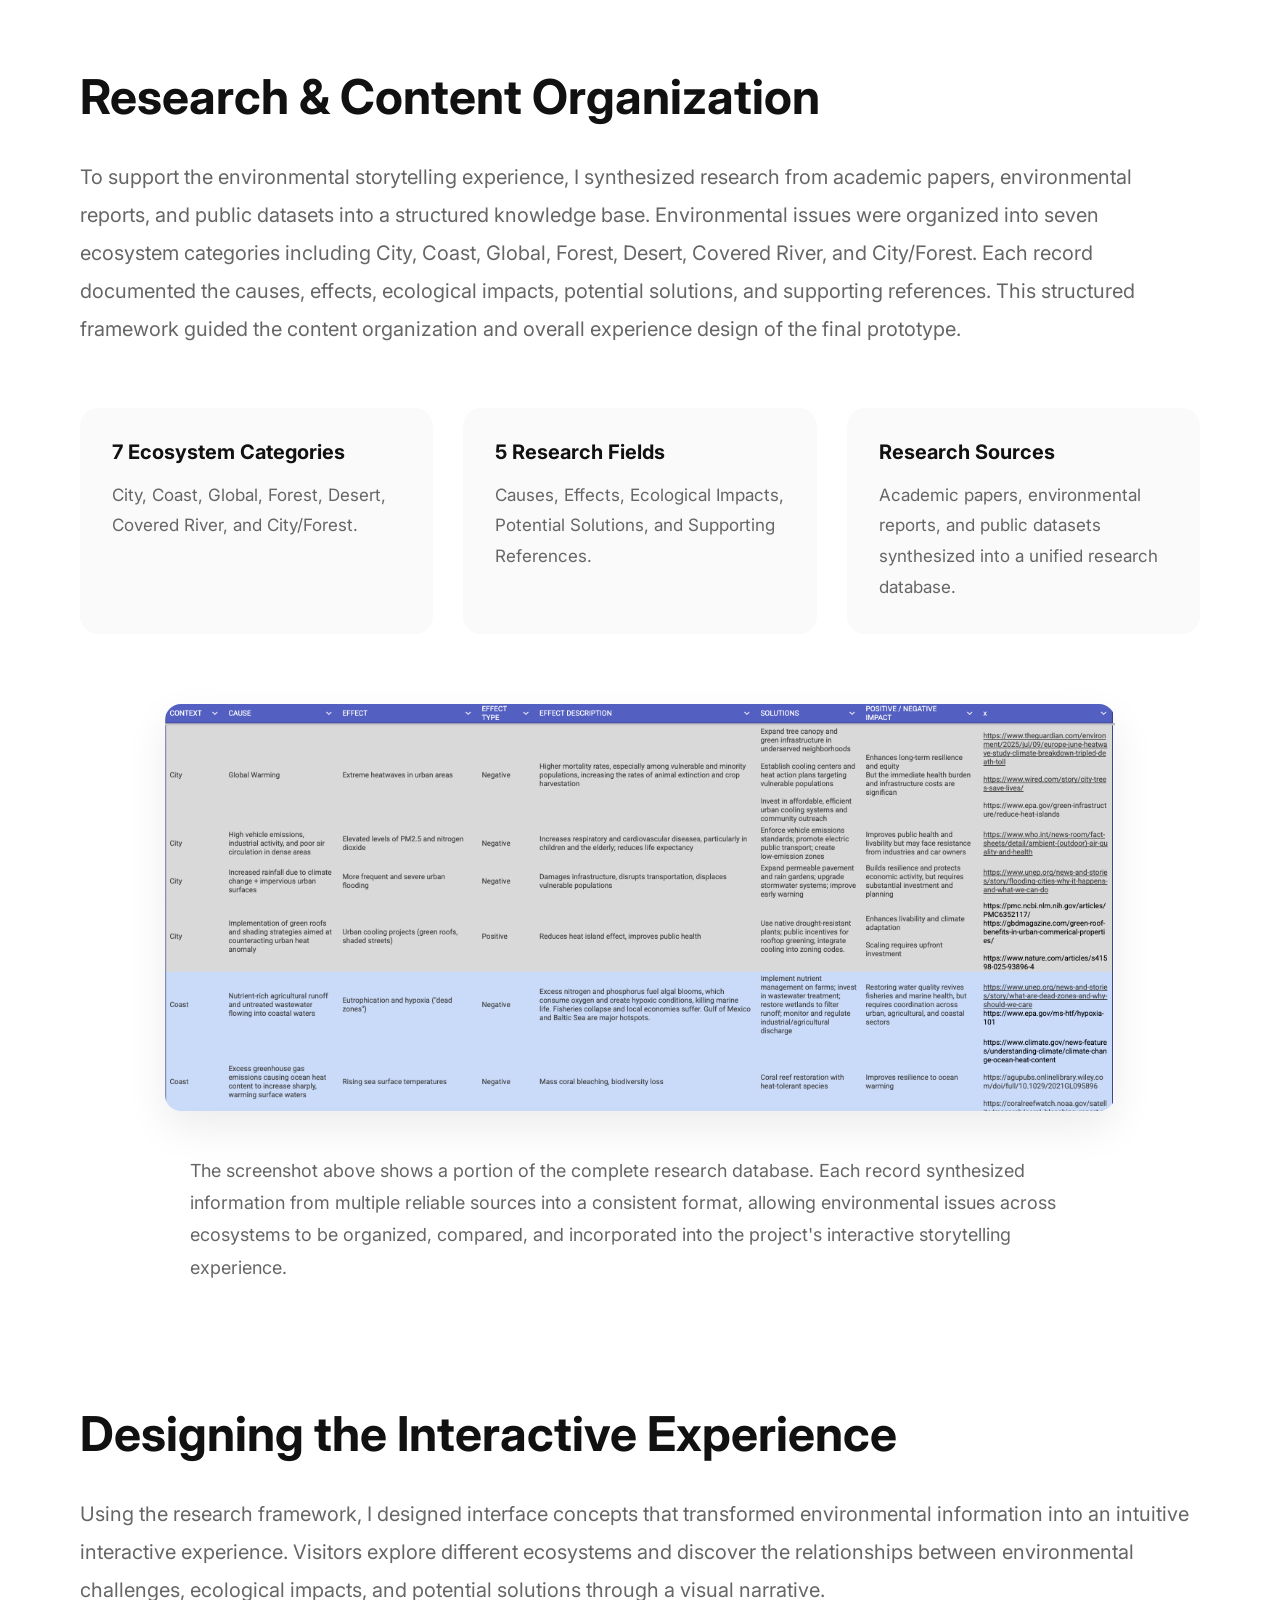
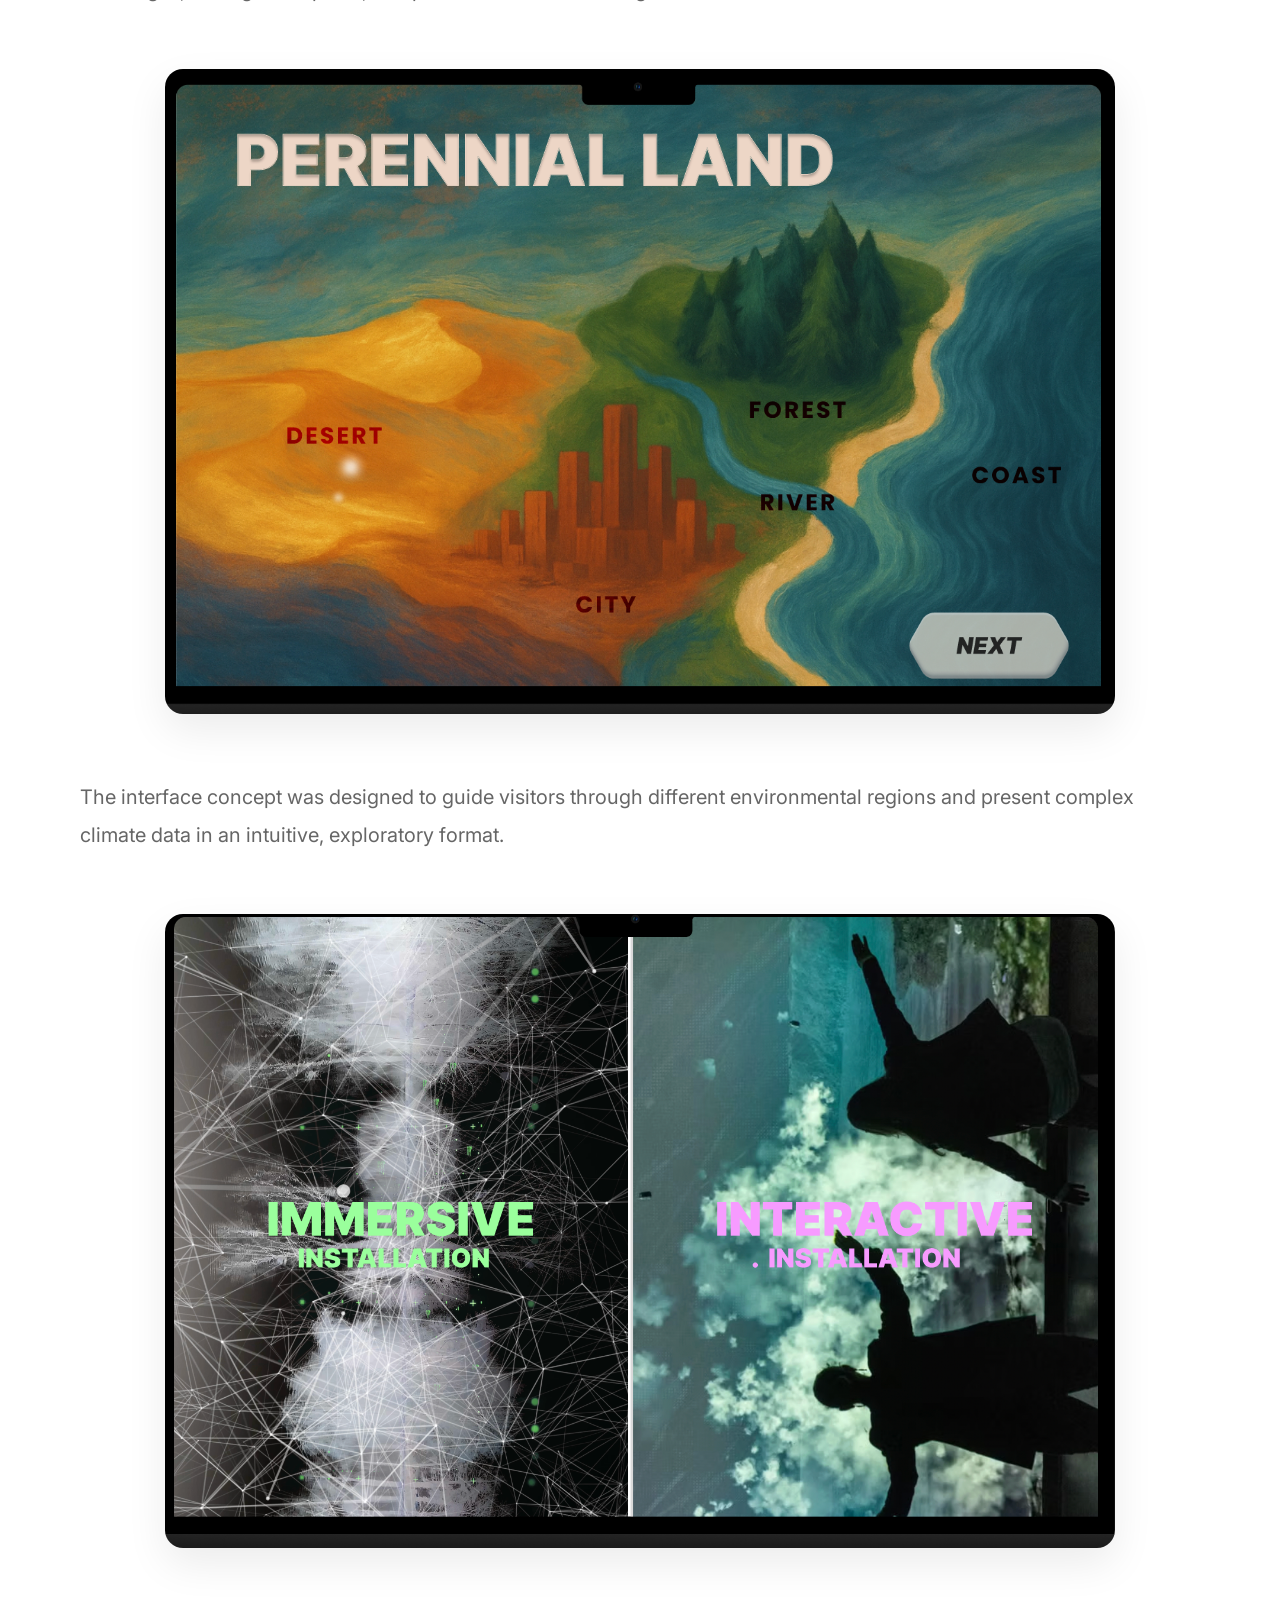
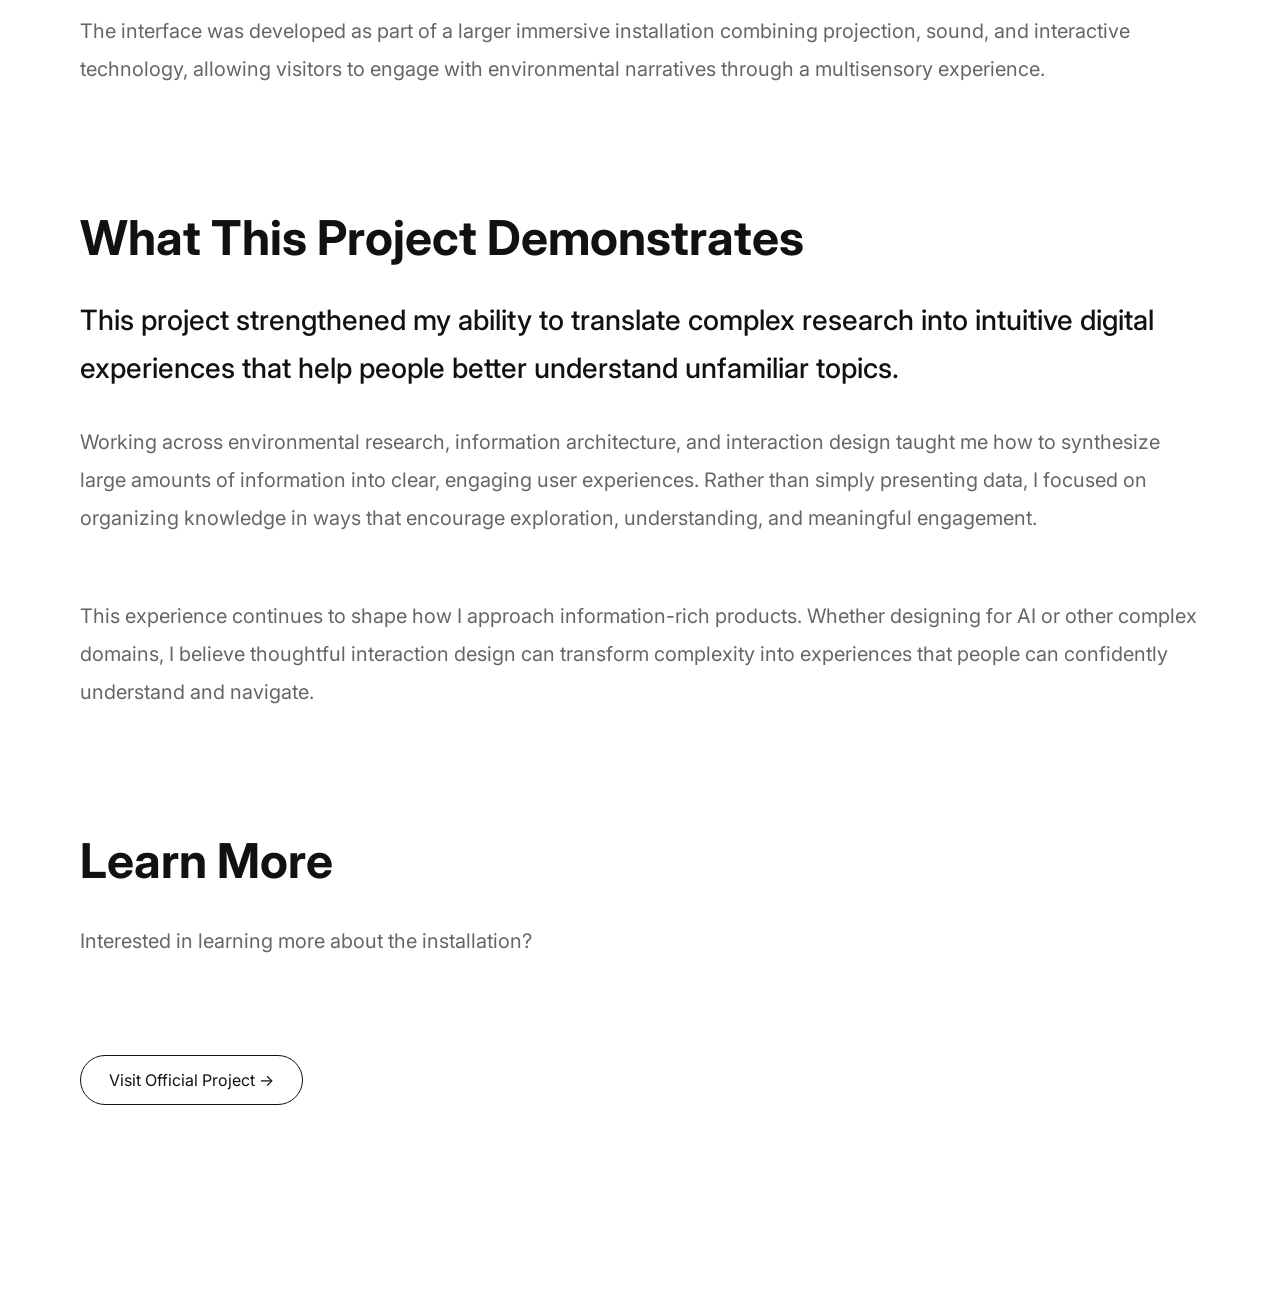
<file: perennialland.html>
<!DOCTYPE html>
<html lang="en">

<head>

    <meta charset="UTF-8">
    <meta name="viewport" content="width=device-width, initial-scale=1.0">

    <title>Perennial Land | Merry</title>

    <link rel="stylesheet" href="style.css">
    <link rel="preconnect" href="https://fonts.googleapis.com">
<link rel="preconnect" href="https://fonts.gstatic.com" crossorigin>

<link href="https://fonts.googleapis.com/css2?family=Playfair+Display:wght@400;500;600;700&family=Inter:wght@300;400;500;600;700&display=swap" rel="stylesheet">

</head>

<body>

<div class="container">

<nav>

    <div class="logo">
        MERRY
    </div>

    <div class="nav-links">
        <a href="index.html">WORK</a>
        <a href="about.html">ABOUT</a>
        <a href="resume.html">RESUME</a>
        <a href="contact.html">CONTACT</a>
    </div>

</nav>


<main class="case-study">

<!-- ===================== -->
<!-- Hero -->
<!-- ===================== -->

<section class="project-intro">

    <div class="intro-content">

        <p class="project-tag">
            Featured Project from My Design Internship at LAIA CABRERA & CO.
        </p>

        <h1>Perennial Land</h1>

        <p class="case-description">

            <em>Perennial Land</em> is an experiential installation centered on Climate Justice that immerses visitors in Earth's diverse landscapes while revealing the environmental consequences of human activity through interactive storytelling.

            During my internship, I contributed by conducting environmental research and designing interface concepts that transformed complex environmental information into engaging digital experiences.

        </p>

    </div>

    <div class="case-image">

        <img src="images/perennialhero.png"
             alt="Perennial Land">

    </div>

</section>



<!-- ===================== -->
<!-- Overview -->
<!-- ===================== -->

<section class="project-overview">

    <div class="overview-card">

        <h3>Role</h3>

        <p>Design Intern</p>

    </div>

    <div class="overview-card">

        <h3>Duration</h3>

        <p>Summer 2025</p>

    </div>

    <div class="overview-card">

        <h3>Organization</h3>

        <p>LAIA CABRERA & CO.</p>

    </div>

</section>



<!-- ===================== -->
<!-- Challenge -->
<!-- ===================== -->
<section class="perennial-challenge">

    <h2>The Challenge</h2>

    <p class="project-lead">
        Climate change is often communicated through fragmented reports and scientific literature, making it difficult for people to understand how environmental issues are interconnected across ecosystems.
    </p>

    <p class="project-text">
        The challenge was to support the creation of an interactive experience that translated complex environmental research into an intuitive journey, encouraging visitors to explore environmental issues through storytelling rather than static information.
    </p>

</section>


<!-- ===================== -->
<!-- Research -->
<!-- ===================== -->

<section class="research">

    <h2>Research & Content Organization</h2>

    <p class="project-text">
        To support the environmental storytelling experience, I synthesized research from academic papers, environmental reports, and public datasets into a structured knowledge base. Environmental issues were organized into seven ecosystem categories including City, Coast, Global, Forest, Desert, Covered River, and City/Forest. Each record documented the causes, effects, ecological impacts, potential solutions, and supporting references. This structured framework guided the content organization and overall experience design of the final prototype.
    </p>

    <div class="research-methods">

        <div class="method-card">
            <h3>7 Ecosystem Categories</h3>
            <p>City, Coast, Global, Forest, Desert, Covered River, and City/Forest.</p>
        </div>

        <div class="method-card">
            <h3>5 Research Fields</h3>
            <p>Causes, Effects, Ecological Impacts, Potential Solutions, and Supporting References.</p>
        </div>

        <div class="method-card">
            <h3>Research Sources</h3>
            <p>Academic papers, environmental reports, and public datasets synthesized into a unified research database.</p>
        </div>

    </div>

    <div class="research-image-wrapper">
        <img src="images/researchsheet.png"
             alt="Environmental research database"
             class="research-image">
    </div>

    <p class="research-caption">
        The screenshot above shows a portion of the complete research database. Each record synthesized information from multiple reliable sources into a consistent format, allowing environmental issues across ecosystems to be organized, compared, and incorporated into the project's interactive storytelling experience.
    </p>

</section>



<!-- ===================== -->
<!-- Interface -->
<!-- ===================== -->

<section class="final-solution">

    <h2>Designing the Interactive Experience</h2>

    <p class="project-text">
        Using the research framework, I designed interface concepts that transformed environmental information into an intuitive interactive experience. Visitors explore different ecosystems and discover the relationships between environmental challenges, ecological impacts, and potential solutions through a visual narrative.
    </p>

    <!-- Map Interface -->
    <div class="design-image-wrapper">
        <img src="images/map.png"
             class="design-image"
             alt="Interactive map interface">
    </div>

    <p class="project-text">
        The interface concept was designed to guide visitors through different environmental regions and present complex climate data in an intuitive, exploratory format.
    </p>

    <!-- Installation -->
    <div class="design-image-wrapper">
        <img src="images/installation.png"
             class="design-image"
             alt="Perennial Land installation">
    </div>

    <p class="project-text">
        The interface was developed as part of a larger immersive installation combining projection, sound, and interactive technology, allowing visitors to engage with environmental narratives through a multisensory experience.
    </p>

</section>


<!-- ===================== -->
<!-- What This Project Demonstrates -->
<!-- ===================== -->

<section class="perennial-challenge">

    <h2>What This Project Demonstrates</h2>

    <p class="project-lead">
        This project strengthened my ability to translate complex research into intuitive digital experiences that help people better understand unfamiliar topics.
    </p>

    <p class="project-text">
        Working across environmental research, information architecture, and interaction design taught me how to synthesize large amounts of information into clear, engaging user experiences. Rather than simply presenting data, I focused on organizing knowledge in ways that encourage exploration, understanding, and meaningful engagement.
    </p>

    <p class="project-text">
        This experience continues to shape how I approach information-rich products. Whether designing for AI or other complex domains, I believe thoughtful interaction design can transform complexity into experiences that people can confidently understand and navigate.
    </p>

</section>



<!-- ===================== -->
<!-- Project Website -->
<!-- ===================== -->

<section class="project-link">

<h2>Learn More</h2>

<p class="project-text">

Interested in learning more about the installation?

</p>

<a href="https://www.laiacabreraco.com/perennialland"
class="prototype-btn"
target="_blank">

Visit Official Project →

</a>

</section>

</main>

</div>

</body>

</html>
</file>
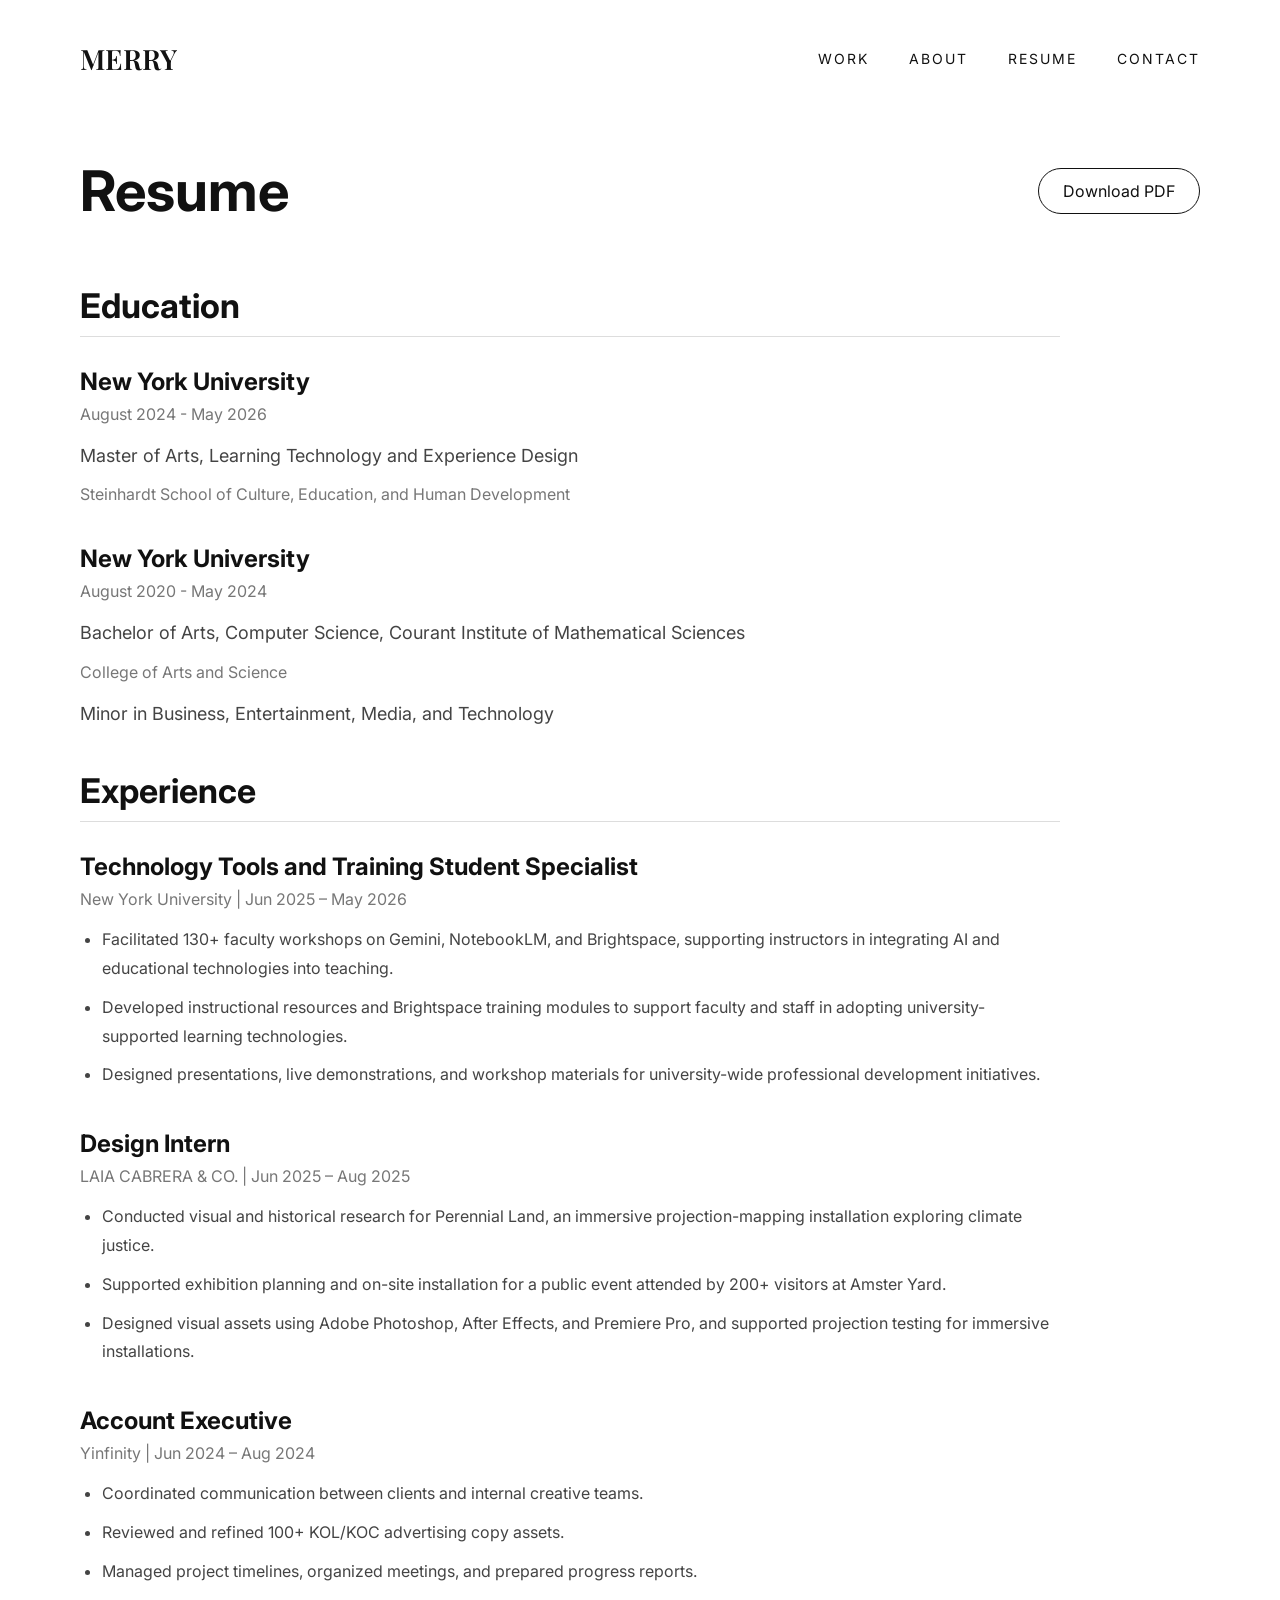
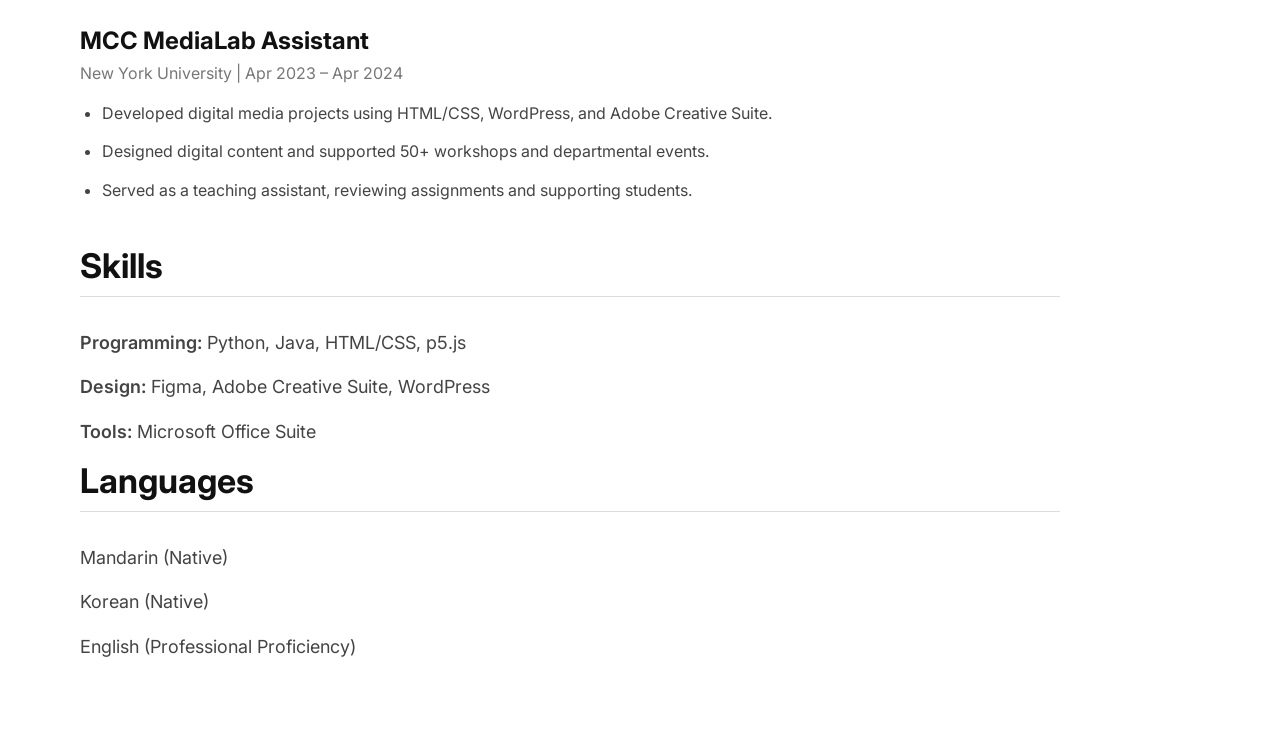
<file: resume.html>
<!DOCTYPE html>
<html lang="en">

<head>
    <meta charset="UTF-8">
    <meta name="viewport" content="width=device-width, initial-scale=1.0">
    <title>Resume | Merry</title>
    <link rel="stylesheet" href="style.css">

    <link rel="preconnect" href="https://fonts.googleapis.com">
<link rel="preconnect" href="https://fonts.gstatic.com" crossorigin>

<link href="https://fonts.googleapis.com/css2?family=Playfair+Display:wght@400;500;600;700&family=Inter:wght@300;400;500;600;700&display=swap" rel="stylesheet">
</head>
<body>

<div class="container">

<nav>
    <div class="logo">MERRY</div>

    <div class="nav-links">
        <a href="index.html">WORK</a>
        <a href="about.html">ABOUT</a>
        <a href="resume.html">RESUME</a>
        <a href="contact.html">CONTACT</a>
    </div>
</nav>
    <div class="resume-header">
        <h1>Resume</h1>
        <a href="Xiaoyan_Cui_Resume.pdf" class="download-btn" target="_blank">
            Download PDF
        </a>
    </div>

    <section class="resume-section">
        <h2>Education</h2>

        <div class="resume-item">
            <h3>New York University</h3>
            <span>August 2024 - May 2026</span>
            <p>Master of Arts, Learning Technology and Experience Design</p>
            <span>Steinhardt School of Culture, Education, and Human Development</span>
        </div>

        <div class="resume-item">
            <h3>New York University</h3>
            <span>August 2020 - May 2024</span>
            <p>Bachelor of Arts, Computer Science, Courant Institute of Mathematical Sciences</p>
            <span>College of Arts and Science</span>
            <p>Minor in Business, Entertainment, Media, and Technology</p>
        </div>
    </section>

    <section class="resume-section">
        <h2>Experience</h2>

        <div class="resume-item">
            <h3>Technology Tools and Training Student Specialist</h3>
            <span>New York University | Jun 2025 – May 2026</span>

            <ul>
                <li>Facilitated 130+ faculty workshops on Gemini, NotebookLM, and Brightspace, supporting instructors in integrating AI and educational technologies into teaching.</li>
                <li>Developed instructional resources and Brightspace training modules to support faculty and staff in adopting university-supported learning technologies.</li>
                <li>Designed presentations, live demonstrations, and workshop materials for university-wide professional development initiatives.</li>
            </ul>
        </div>

        <div class="resume-item">
            <h3>Design Intern</h3>
            <span>LAIA CABRERA & CO. | Jun 2025 – Aug 2025</span>

            <ul>
                <li>Conducted visual and historical research for Perennial Land, an immersive projection-mapping installation exploring climate justice.</li>
                <li>Supported exhibition planning and on-site installation for a public event attended by 200+ visitors at Amster Yard.</li>
                <li>Designed visual assets using Adobe Photoshop, After Effects, and Premiere Pro, and supported projection testing for immersive installations.</li>
            </ul>
        </div>

        <div class="resume-item">
            <h3>Account Executive</h3>
            <span>Yinfinity | Jun 2024 – Aug 2024</span>

            <ul>
                <li>Coordinated communication between clients and internal creative teams.</li>
                <li>Reviewed and refined 100+ KOL/KOC advertising copy assets.</li>
                <li>Managed project timelines, organized meetings, and prepared progress reports.</li>
            </ul>
        </div>

        <div class="resume-item">
            <h3>MCC MediaLab Assistant</h3>
            <span>New York University | Apr 2023 – Apr 2024</span>

            <ul>
                <li>Developed digital media projects using HTML/CSS, WordPress, and Adobe Creative Suite.</li>
                <li>Designed digital content and supported 50+ workshops and departmental events.</li>
                <li>Served as a teaching assistant, reviewing assignments and supporting students.</li>
            </ul>
        </div>

    </section>

    <section class="resume-section">

        <h2>Skills</h2>

        <p><strong>Programming:</strong> Python, Java, HTML/CSS, p5.js</p>

        <p><strong>Design:</strong> Figma, Adobe Creative Suite, WordPress</p>

        <p><strong>Tools:</strong> Microsoft Office Suite</p>

    </section>

    <section class="resume-section">

        <h2>Languages</h2>

        <p>Mandarin (Native)</p>
        <p>Korean (Native)</p>
        <p>English (Professional Proficiency)</p>

    </section>

</div>   <!-- resume-page -->

</div>   <!-- container -->

</body>
</html>
</file>
<file: style.css>
*{
    margin:0;
    padding:0;
    box-sizing:border-box;
}

html{
    scroll-behavior:smooth;
}

body{
    background:#f3f3f3;
    font-family:'Inter',sans-serif;
    color:#111;
}

.container{
    width:100%;
    min-height:100vh;
    background:white;
    padding:40px 80px 80px;
}

/* ===========================
   Navigation
=========================== */

nav{
    display:flex;
    justify-content:space-between;
    align-items:center;
    margin-bottom:80px;
}

.logo{
    font-family:'Playfair Display',serif;
    font-size:28px;
    font-weight:600;
}

.nav-links{
    display:flex;
    gap:40px;
}

.nav-links a{
    text-decoration:none;
    color:#111;
    font-size:14px;
    letter-spacing:2px;
    transition:.3s;
}

.nav-links a:hover{
    opacity:.6;
}

/* ===========================
   Home
=========================== */

.hero{
    text-align:center;
    max-width:1100px;
    margin:0 auto 140px;
    padding-top:50px;
}

.hero-title{
    font-family:'Playfair Display', serif;
    font-size:90px;
    line-height:1;
    margin-bottom:30px;
}

.hero-title span{
    display:block;

    opacity:0;
    transform:translateY(24px);

    animation:fadeUp .8s ease forwards;
}

.hero-title span{
    display:block;

    opacity:0;
    transform:translateY(24px);

    background:linear-gradient(
        90deg,
        #111 0%,
        #111 40%,
        #f2f2f2 50%,
        #111 60%,
        #111 100%
    );

    background-size:300% 100%;
    background-position:200% 0;

    background-clip:text;
    -webkit-background-clip:text;

    color:transparent;
    -webkit-text-fill-color:transparent;

    animation:
        fadeUp .8s ease forwards,
        shimmer 7s linear infinite;
}

.hero-title span:nth-child(1){
    animation-delay:.15s,1.1s;
}

.hero-title span:nth-child(2){
    animation-delay:.35s,1.3s;
}

.hero-title span:nth-child(3){
    animation-delay:.55s,1.5s;
}

.hero p{
    font-size:22px;
    line-height:1.8;
    color:#666;

    max-width:850px;
    margin:40px auto 0;
}

.section-label{
    font-size:14px;
    letter-spacing:3px;
    text-transform:uppercase;
    color:#888;
    margin-bottom:10px;
    font-weight:500;
}

.featured-project{
    max-width:980px;
    margin:80px auto 0;
}

.featured-project h2{
    font-family:'Inter', sans-serif;
    font-size:56px;
    margin-bottom:30px;
}

.project-image{
    max-width:920px;
    margin:0 auto;
    overflow:hidden;
    border-radius:20px;
}

.project-image img{
    width:100%;
    max-height:450px;
    object-fit:cover;
    display:block;
    transition:transform .4s ease;
}

.project-image:hover img{
    transform:scale(1.03);
}

.project-description{
    margin-top:30px;
    text-align:center;
    font-size:18px;
    color:#666;
    max-width:760px;
    margin-left:auto;
    margin-right:auto;
    line-height:1.8;
}

button{
    margin-top:25px;
    padding:14px 28px;
    border:1px solid #111;
    border-radius:999px;
    background:transparent;
    color:#111;
    cursor:pointer;
    font-size:16px;
    transition:.3s;
}

button:not(.metri-btn):not(.perennial-btn):not(.feedback-btn):hover{
    background:#111;
    color:#fff;
}

.featured-button{
    display:flex;
    justify-content:center;
    margin-top:30px;
}

.bottom-projects{
    display:grid;
    grid-template-columns:1fr 1fr;
    gap:40px;
    margin-top:100px;
}

.card img{
    width:100%;
    border-radius:20px;
    margin-bottom:20px;
}

.card h3{
    font-family:'Inter', sans-serif;
    font-size:34px;
    margin-bottom:10px;
}

.card p{
    color:#666;
    line-height:1.8;
}

/* ===========================
   Resume
=========================== */

.resume-header{
    display:flex;
    justify-content:space-between;
    align-items:center;
    margin-bottom:60px;
}

.resume-header h1{
    font-family:'Inter',sans-serif;
    font-size:56px;
}

.download-btn{
    text-decoration:none;
    color:#111;
    border:1px solid #111;
    padding:12px 24px;
    border-radius:999px;
    transition:.3s;
}

.download-btn:hover{
    background:#111;
    color:white;
}

.resume-section{
    max-width:980px;
  
}

.resume-section h2{
    font-family:'Inter',sans-serif;
    font-size:34px;
    margin-bottom:30px;
    padding-bottom:10px;
    border-bottom:1px solid #ddd;
}

.resume-item{
    margin-bottom:40px;
}

.resume-item h3{
    font-size:24px;
    margin-bottom:8px;
}

.resume-item span{
    display:block;
    color:#777;
    margin-bottom:16px;
}

.resume-item p{
    line-height:1.8;
    margin-bottom:8px;
    color:#444;
}

.resume-item ul{
    padding-left:22px;
}

.resume-item li{
    line-height:1.8;
    margin-bottom:10px;
    color:#444;
}

/* ===========================
   Generic Pages
=========================== */

.page-title{
    font-family:'Inter', sans-serif;
    font-size:56px;
    margin-bottom:40px;
}

.page-content{
    max-width:900px;
    margin:0 auto;
    font-size:18px;
    line-height:1.9;
}

/* ===========================
   Responsive
=========================== */

@media(max-width:900px){

.container{
    padding:30px;
}

nav{
    flex-direction:column;
    gap:25px;
}

.nav-links{
    gap:20px;
    flex-wrap:wrap;
    justify-content:center;
}

.hero h1{
    font-size:54px;
}

.hero p{
    font-size:18px;
}

.bottom-projects{
    grid-template-columns:1fr;
}

.resume-header{
    flex-direction:column;
    align-items:flex-start;
    gap:20px;
}

.resume-header h1{
    font-size:42px;
}

.resume-section h2{
    font-size:28px;
}

}
.resume-section p{
    font-family:'Inter', sans-serif;
    font-size:18px;
    line-height:1.8;
    color:#444;
    margin-bottom:12px;
}

.resume-section strong{
    font-weight:600;
}
/* ===========================
   About
=========================== */
.about{
    max-width:1300px;
    min-height:calc(100vh - 140px);

    margin:0 auto;

    display:grid;
    grid-template-columns:480px 1fr;
    gap:100px;

    align-items:center;
}


.about-image{
    width:100%;
}

.about-image img{
    width:100%;
    height:650px;
    object-fit:cover;
    object-position:center;
    border-radius:24px;
    display:block;
}

.about-text{
    max-width:700px;
}

.about-text h1{
    font-family:'Inter', sans-serif;
    font-size:72px;
    font-weight:600;
    line-height:1.1;
    margin-bottom:40px;
}

.about-text p{
    font-family:'Inter', sans-serif;
    font-size:22px;
    line-height:1.9;
    color:#555;
    margin-bottom:28px;
}

.about-text p:first-of-type{
    font-size:28px;
    font-weight:500;
    color:#222;
    margin-bottom:30px;
}

/* ===========================
   Responsive
=========================== */

@media (max-width:1000px){

.about{
    grid-template-columns:1fr;
    gap:50px;
    margin-top:10px;
}

.about-image{
    max-width:420px;
    margin:0 auto;
}

.about-image img{
    height:520px;
}

.about-text{
    max-width:100%;
}

.about-text h1{
    font-size:52px;
}

.about-text p{
    font-size:18px;
}

.about-text p:first-of-type{
    font-size:24px;
}

}
/* ===========================
   Contact
=========================== */

.contact{
    max-width:900px;
    min-height:70vh;
    margin:0 auto;

    display:flex;
    flex-direction:column;
    justify-content:center;
}

.contact-label{
    font-family:'Inter', sans-serif;
    font-size:14px;
    text-transform:uppercase;
    letter-spacing:3px;
    color:#888;
    margin-bottom:20px;
}

.contact h1{
    font-family:'Inter', sans-serif;
    font-size:72px;
    line-height:1.1;
    margin-bottom:30px;
}

.contact-description{
    font-family:'Inter', sans-serif;
    font-size:22px;
    line-height:1.9;
    color:#555;
    max-width:650px;
    margin-bottom:60px;
}

.contact-links{
    display:flex;
    gap:50px;
    align-items:center;
}

.contact-links a{
    font-family:'Inter', sans-serif;
    font-size:20px;
    color:#111;
    text-decoration:none;
    border-bottom:2px solid transparent;
    padding-bottom:4px;
    transition:0.3s;
}

.contact-links a:hover{
    border-bottom:2px solid #111;
}

@media (max-width:900px){

.contact{
    min-height:auto;
    margin:40px auto;
}

.contact h1{
    font-size:48px;
}

.contact-description{
    font-size:18px;
}

.contact-links{
    flex-direction:column;
    align-items:flex-start;
    gap:20px;
}

}/* ===================================
   MetriLearn Case Study
=================================== */

.case-study{
    max-width:1320px;
    margin:0 auto;
}

.case-study section{
    margin:120px 0;
}

.case-study h2{
    font-family:'Inter', sans-serif;
    font-size:48px;
    margin-bottom:32px;
}

.section-intro{
    width:100%;
    font-size:20px;
    line-height:1.9;
    color:#666;
    margin-bottom:60px;
}

/* ---------- Intro ---------- */

.project-intro{
    display:grid;
    grid-template-columns:1fr 1fr;
    gap:80px;
    align-items:center;
    margin:80px 0;
}

.intro-content{
    max-width:620px;
    margin:0;
    padding-top:20px;
    text-align:left;
}


.project-intro h1{
    font-family:'Inter', sans-serif;
    font-size:82px;
    margin-bottom:36px;
}

.case-description{
    font-size:20px;
    line-height:1.9;
    color:#555;
    margin-top:24px;
}

.case-image{
    display:flex;
    justify-content:center;
}

.case-image img{
    width:60%;
    max-width:700px;
    height:auto;
}

/* ---------- Overview ---------- */

.project-overview{
    display:grid;
    grid-template-columns:repeat(3,1fr);
    gap:25px;
    margin-top:0;
}

.overview-card{
    background:#fafafa;
    padding:30px;
    border-radius:18px;
}

.overview-card h3{
    margin-bottom:18px;
    font-size:16px;
    letter-spacing:1px;
    text-transform:uppercase;
}



/* ---------- Challenge ---------- */
.challenge p{
    font-size:20px;
    line-height:1.8;
    color:#555;
    width:100%;
    margin-bottom:24px;
}

.challenge-lead{
    font-size:24px !important;
    color:#111 !important;
    font-weight:500;
}

/* ---------- Research ---------- */



/* ---------- Insights ---------- */

.insights{
    display:grid;
    gap:28px;
}

.insight{
    background:#fafafa;
    border-left:4px solid #111;
    padding:30px 35px;
    border-radius:12px;
}

.insight h3{
    margin-bottom:15px;
    font-size:24px;
}

.insight p{
    color:#555;
    line-height:1.8;
}



/* ---------- Final Solution ---------- */

.solution-gallery{
    display:grid;
    gap:90px;
}

.solution-item img{
    width:100%;
    border-radius:18px;
    box-shadow:0 10px 35px rgba(0,0,0,.08);
    margin-bottom:28px;
}

.solution-item h3{
    font-size:30px;
    margin-bottom:16px;
    font-family:'Inter', sans-serif;
}

.solution-item p{
    max-width:760px;
    color:#555;
    line-height:1.9;
    font-size:19px;
}

/* ---------- Testing ---------- */

.testing-grid{
    display:grid;
    grid-template-columns:repeat(3,1fr);
    gap:30px;
}

.testing-card{
    background:#fafafa;
    border-radius:18px;
    padding:35px;
}

.testing-card h3{
    margin-bottom:18px;
}

.testing-card strong{
    display:block;
    margin:22px 0 10px;
}

.testing-card p{
    color:#555;
    line-height:1.8;
}

/* ---------- Reflection ---------- */

.reflection-grid{
    display:grid;
    grid-template-columns:repeat(3,1fr);
    gap:30px;
}

.reflection-card{
    background:#fafafa;
    padding:35px;
    border-radius:18px;
}

.reflection-card h3{
    margin-bottom:18px;
}

.reflection-card p{
    color:#555;
    line-height:1.8;
}

/* ---------- Mobile ---------- */
@media (max-width:900px){

.container{
    padding:24px;
}

.project-intro{
    grid-template-columns:1fr;
    gap:40px;
}

.intro-content{
    max-width:100%;
    padding-top:0;
}

.case-image{
    order:-1;
}

.case-image img{
    width:100%;
    max-width:100%;
}

.case-image img.feedbackbuddy-hero{
    width:100%;
    max-width:420px;
}

.project-intro h1{
    font-size:48px;
}

.case-description{
    font-size:18px;
}

.project-overview{
    grid-template-columns:1fr;
}

.overview-card{
    padding:24px;
}

.research-methods,
.testing-grid,
.reflection-grid{
    grid-template-columns:1fr;
}

.research-image,
.design-image,
.final-image,
.carousel-image{
    width:100%;
}

.case-study h2{
    font-size:36px;
}

.project-lead,
.challenge-lead{
    font-size:22px !important;
}

.project-text,
.challenge p,
.section-intro{
    font-size:18px;
}

.video-wrapper iframe,
.testing-video{
    width:100%;
}

}


.prototype-btn{
    display:inline-block;
    margin-top:35px;
    padding:14px 28px;

    border:1px solid #111;
    border-radius:999px;

    color:#111;
    text-decoration:none;

    transition:0.3s;
}

.prototype-btn:hover{
    background:#111;
    color:white;
}




/* ===========================
   Perennial Land
=========================== */

/* ---------- Research ---------- */

.research{
    margin:140px 0;
}

.research-methods{
    display:grid;
    grid-template-columns:repeat(3,1fr);
    gap:30px;
    margin:60px 0;
}

.method-card{
    background:#fafafa;
    border-radius:18px;
    padding:32px;
}

.method-card h3{
    font-size:20px;
    margin-bottom:16px;
}

.method-card p{
    color:#666;
    font-size:17px;
    line-height:1.8;
}

.research-image-wrapper{
    text-align:center;
    margin:70px auto 40px;
}

.research-image{
    width:85%;
    max-width:950px;
    border-radius:16px;
    box-shadow:0 16px 40px rgba(0,0,0,.08);
}

.research-caption{
    max-width:900px;
    margin:30px auto 0;
    font-size:18px;
    line-height:1.8;
    color:#666;
}
/* ---------- Design Images ---------- */

.design-image-wrapper{
    text-align:center;
    margin:60px auto;
}

.design-image{
    width:85%;
    max-width:950px;
    border-radius:18px;
    box-shadow:0 16px 40px rgba(0,0,0,.08);
}

/* ---------- Perennial Challenge ---------- */

.perennial-challenge{
    margin:120px 0;
}

.perennial-challenge h2{
    font-family:'Inter', sans-serif;
    font-size:48px;
    margin-bottom:30px;
}

.project-lead{
    width:100%;
    max-width:none;
    font-size:28px;
    line-height:1.7;
    font-weight:500;
    margin:30px 0;
}

.project-text{
    width:100%;
    max-width:none;
    font-size:20px;
    line-height:1.9;
    color:#666;
    margin:30px 0 60px;
}

/* ===========================
   Design Carousel
=========================== */

.design-carousel{
    display:flex;
    align-items:center;
    justify-content:center;
    gap:20px;
    margin:50px auto 25px;
}

.carousel-image{
    width:100%;
    max-width:800px;
    border-radius:18px;
    box-shadow:0 16px 40px rgba(0,0,0,.08);
    transition:opacity .3s ease;
}

.carousel-btn{
    width:48px;
    height:48px;
    border:none;
    border-radius:50%;
    background:#f3f3f3;
    color:#333;
    font-size:24px;
    cursor:pointer;
    display:flex;
    align-items:center;
    justify-content:center;
    transition:.25s ease;
}

.carousel-btn:hover{
    background:#111;
    color:#fff;
}

#carouselCaption{
    max-width:800px;
    margin:20px auto 40px;
    text-align:center;
    line-height:1.8;
}

/* ===========================
   User Testing Video
=========================== */

.video-wrapper{
    display:flex;
    justify-content:center;
    margin:50px auto;
}

.testing-video{
    width:100%;
    max-width:700px;
    border-radius:18px;
    box-shadow:0 16px 40px rgba(0,0,0,.08);
}
/* ===========================
   AI Feedback Buddy Hero
=========================== */
.feedbackbuddy-image{
    display:flex;
    justify-content:center;
    margin-top:60px;
}

.case-image img.feedbackbuddy-hero{
    width:650px;
    max-width:none;
    height:auto;
}

/* ===========================
   Homepage Project Hover
=========================== */

.project-card{
    transition:transform .35s ease;
}

.project-card:hover{
    transform:translateY(-8px);
}

.project-card img{
    transition:transform .4s ease;
}

.project-card:hover img{
    transform:scale(1.03);
}

.project-card h3{
    transition:.3s;
}

.project-card:hover h3{
    opacity:.75;
}

.project-card button{
    transition:.3s;
}

.project-card:hover button,
.featured-project:hover button{
    transform:translateY(-2px);
}
.project-card{
    cursor:pointer;
}


/* ===========================
   Homepage animation
=========================== */

@keyframes fadeUp{
    from{
        opacity:0;
        transform:translateY(24px);
    }
    to{
        opacity:1;
        transform:translateY(0);
    }
}

@keyframes shimmer{
    from{
        background-position:200% center;
    }
    to{
        background-position:-200% center;
    }
}


/* ===========================
   button colors
=========================== */

.metri-btn{
    background:#7C4DFF;
    border-color:#7C4DFF;
    color:#fff;
}

.metri-btn:hover{
    background:#8E66FF;
    border-color:#8E66FF;
}
.perennial-btn{
    background:#4C6FA8;
    border-color:#4C6FA8;
    color:#fff;
}

.perennial-btn:hover{
    background:#3F5F91;
    border-color:#3F5F91;
}

.feedback-btn{
    background:#A8CF5A;
    border-color:#A8CF5A;
    color:#111;
}

.feedback-btn:hover{
    background:#B8DB72;
    border-color:#B8DB72;
}

/* =========================================================
   FINAL MOBILE OVERRIDES
   Desktop styles above remain unchanged.
========================================================= */
@media (max-width: 900px){

    html,
    body{
        width:100%;
        max-width:100%;
        overflow-x:hidden;
    }

    .container{
        width:100%;
        max-width:100%;
        padding:24px;
        overflow:hidden;
    }

    .case-study{
        width:100%;
        max-width:100%;
        margin:0 auto;
    }

    .case-study section{
        width:100%;
        max-width:100%;
        margin:80px 0;
    }

    .project-intro{
        width:100%;
        grid-template-columns:minmax(0, 1fr);
        gap:36px;
        margin:40px 0 70px;
    }

    .intro-content,
    .case-image,
    .feedbackbuddy-image{
        width:100%;
        max-width:100%;
        min-width:0;
    }

    .feedbackbuddy-image{
        margin-top:0;
    }

    .case-image img,
    .case-image img.feedbackbuddy-hero{
        width:100%;
        max-width:100%;
        height:auto;
        display:block;
    }

    .project-intro h1{
        font-size:48px;
        line-height:1.08;
        overflow-wrap:anywhere;
    }

    .project-overview,
    .research-methods,
    .testing-grid,
    .reflection-grid{
        width:100%;
        grid-template-columns:minmax(0, 1fr);
        gap:20px;
    }

    .overview-card,
    .method-card,
    .testing-card,
    .reflection-card{
        width:100%;
        min-width:0;
    }

    .method-card p,
    .overview-card p,
    .project-text,
    .challenge p,
    .section-intro{
        overflow-wrap:break-word;
        word-break:normal;
    }

    .design-carousel{
        width:100%;
        max-width:100%;
        gap:10px;
    }

    .carousel-image{
        width:calc(100% - 84px);
        max-width:100%;
        min-width:0;
    }

    .carousel-btn{
        flex:0 0 36px;
        width:36px;
        height:36px;
        margin-top:0;
        padding:0;
    }

    .design-image,
    .research-image,
    .final-image{
        width:100%;
        max-width:100%;
        height:auto;
    }
}

@media (max-width: 520px){

    .container{
        padding:20px;
    }

    nav{
        margin-bottom:55px;
    }

    .nav-links{
        gap:14px 18px;
    }

    .nav-links a{
        font-size:12px;
        letter-spacing:1.5px;
    }

    .project-intro h1{
        font-size:44px;
    }

    .case-study h2{
        font-size:34px;
        line-height:1.15;
    }

    .case-description,
    .project-text,
    .challenge p,
    .section-intro{
        font-size:17px;
        line-height:1.75;
    }

    .challenge-lead,
    .project-lead{
        font-size:21px !important;
    }
}
</file>
